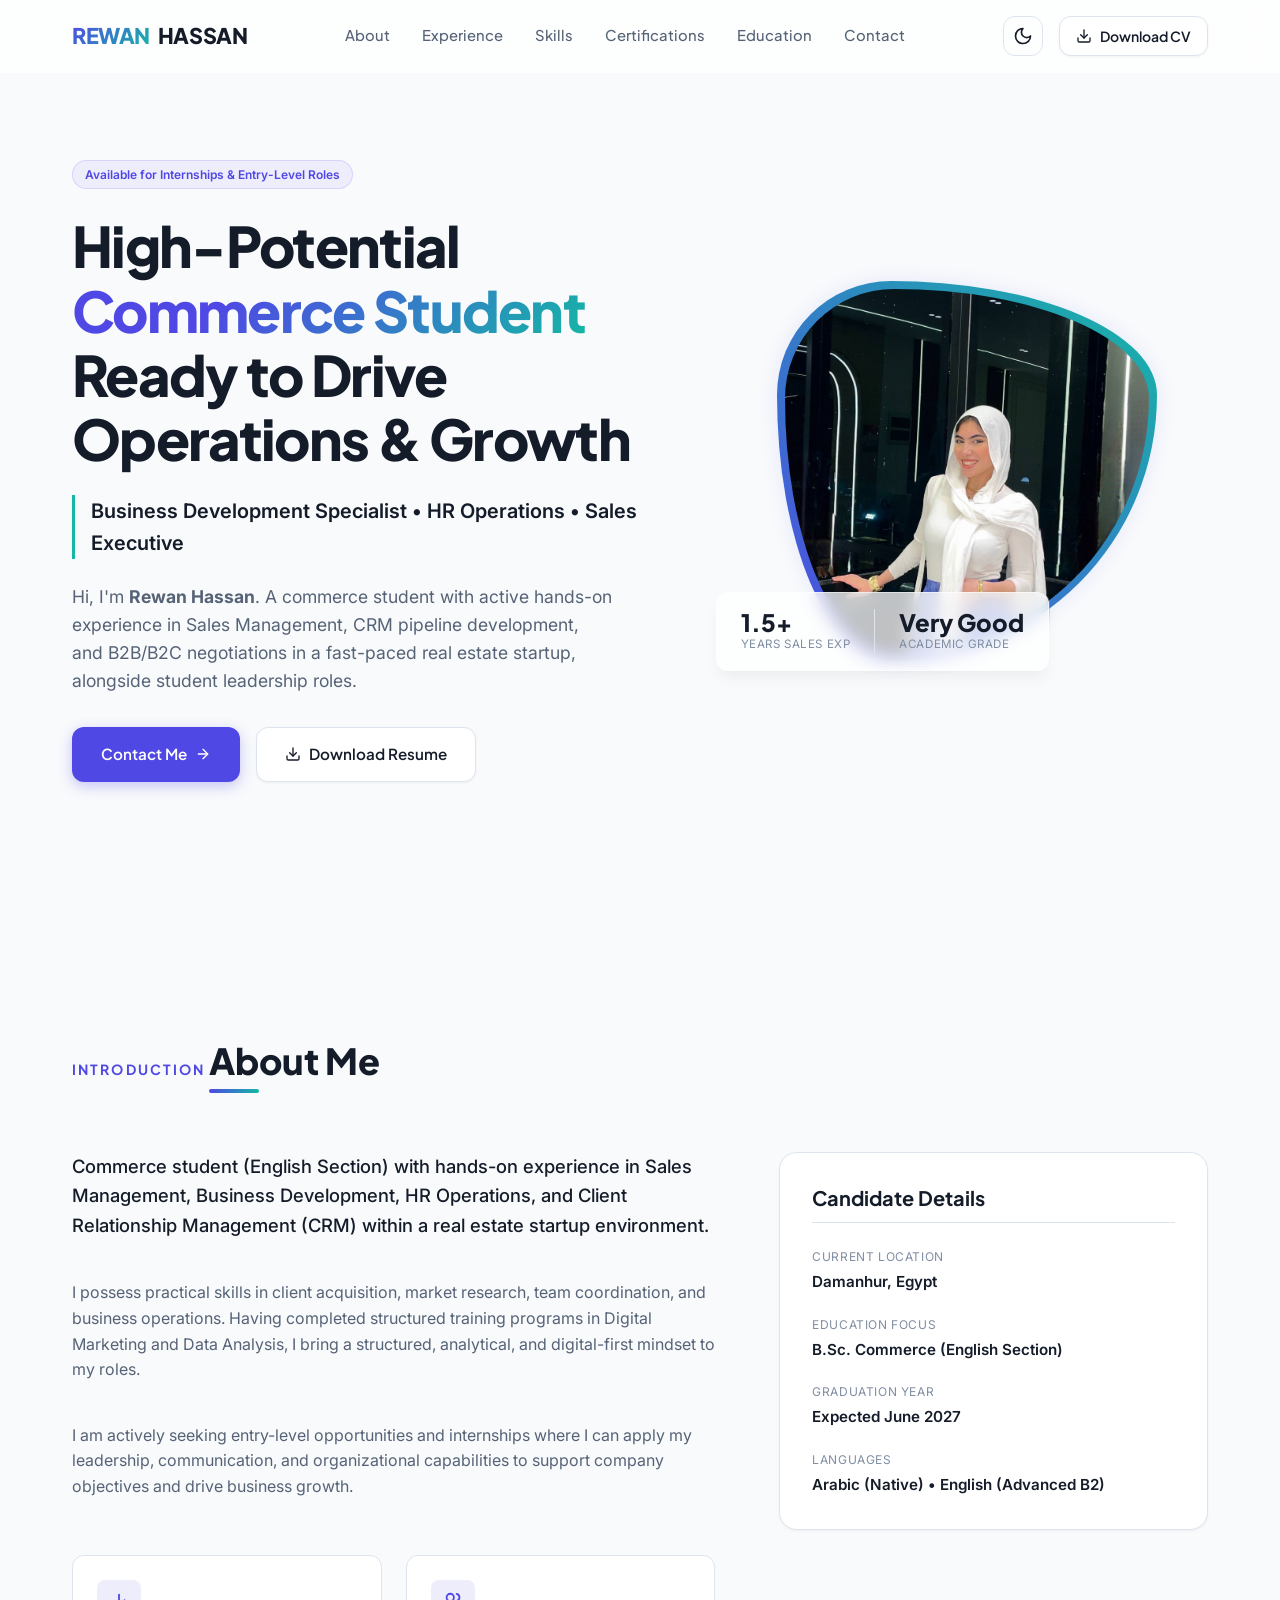
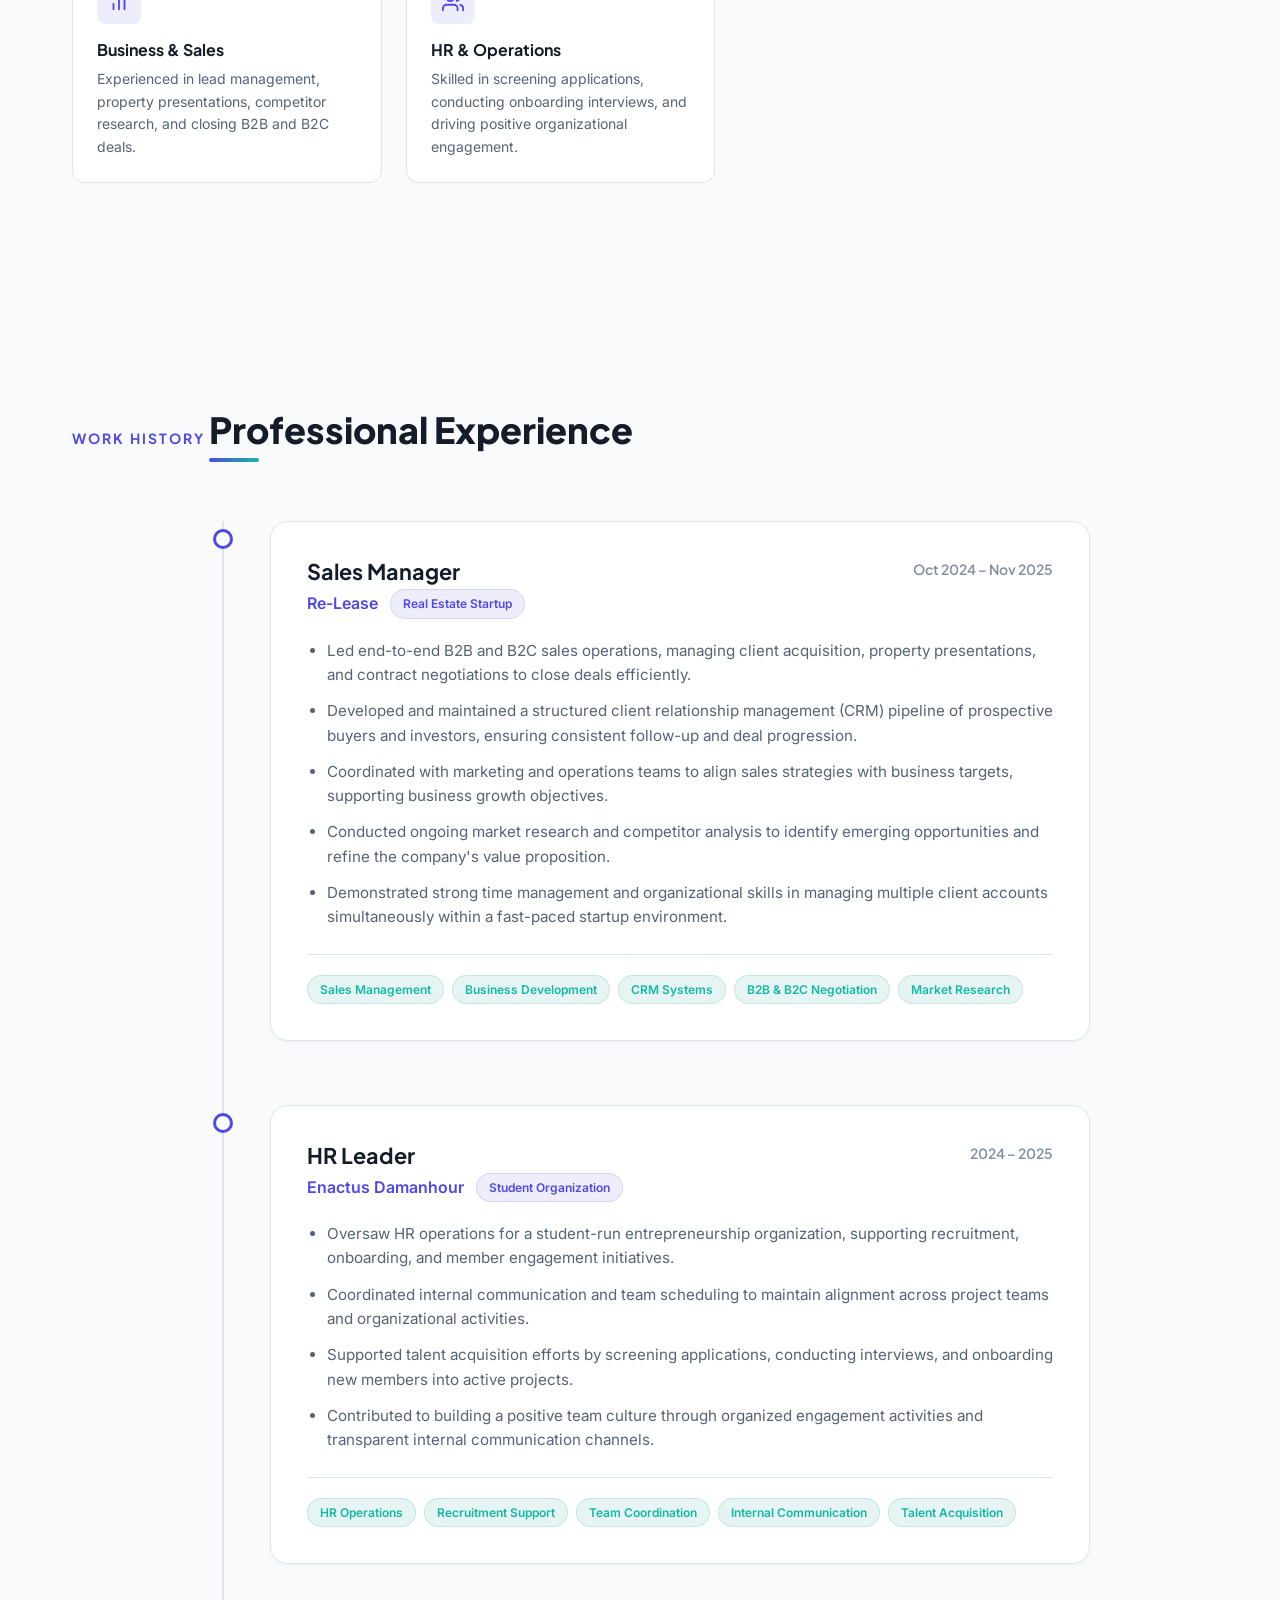
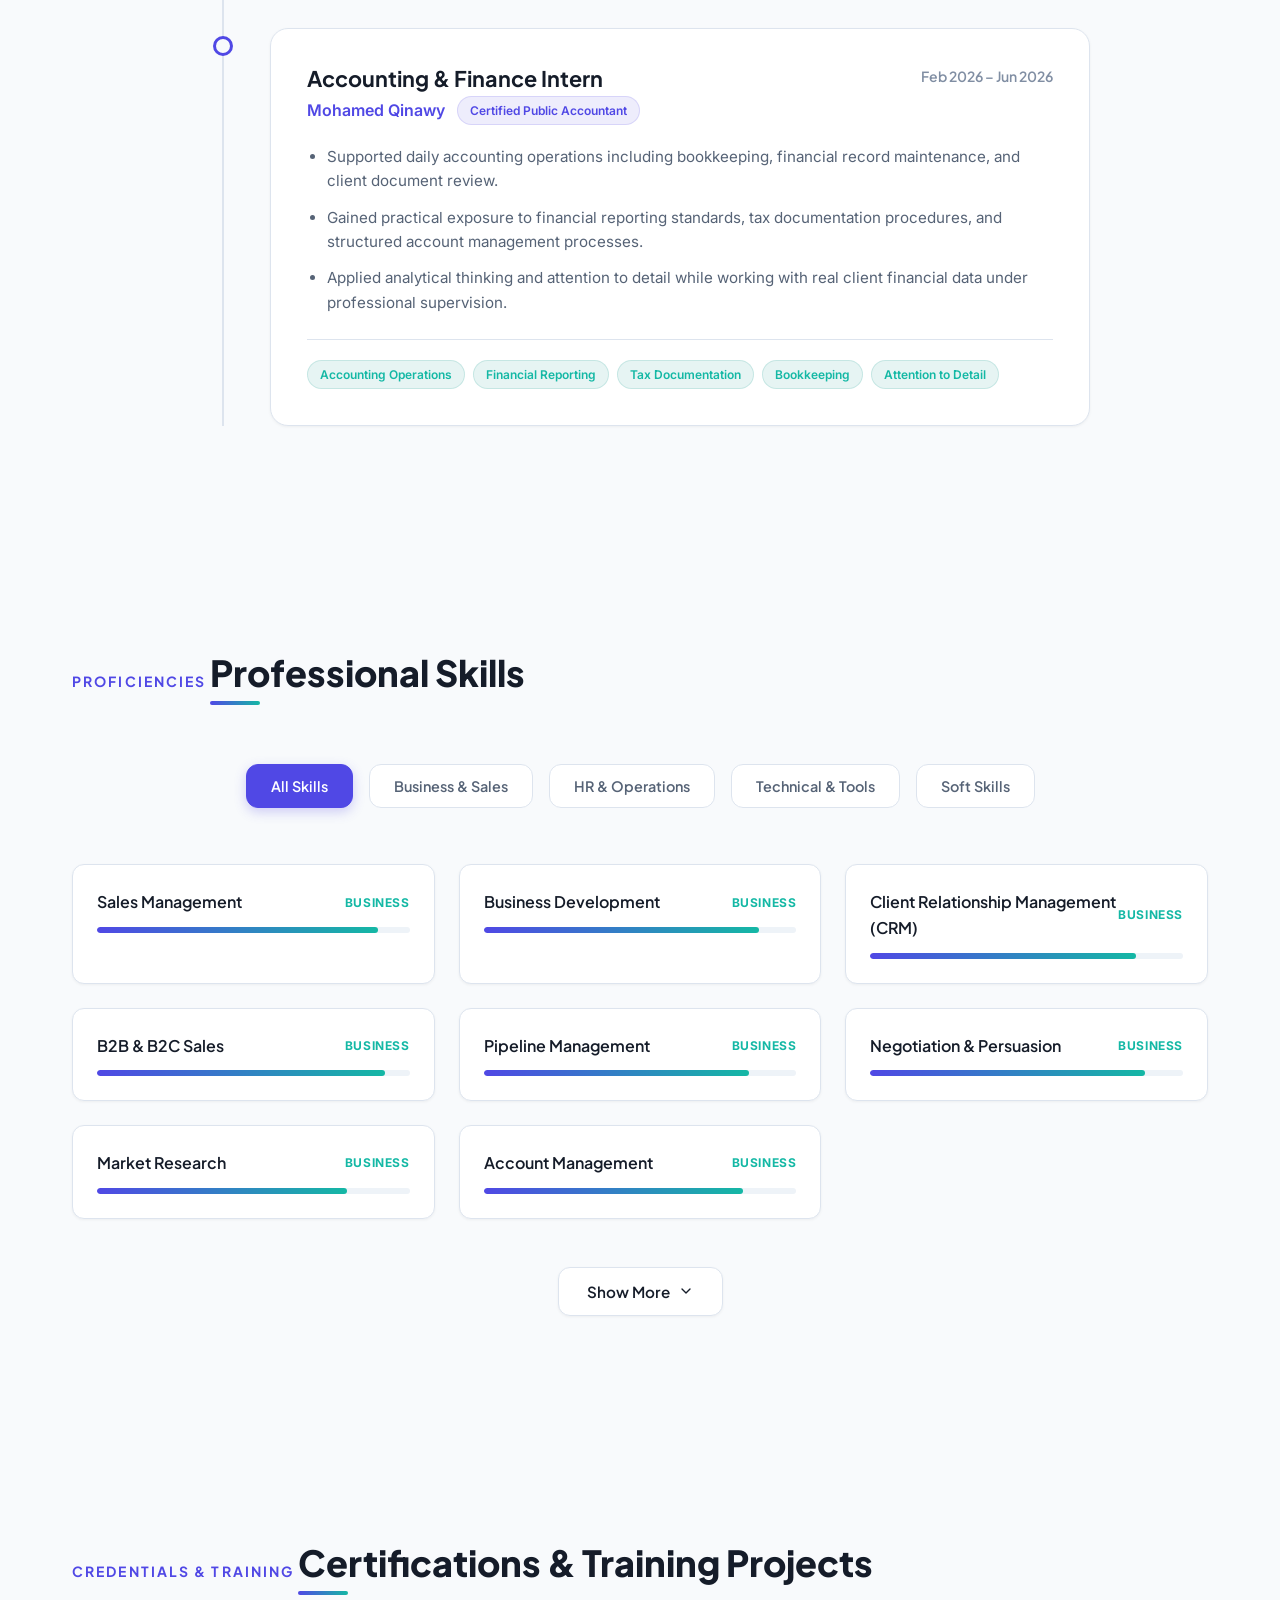
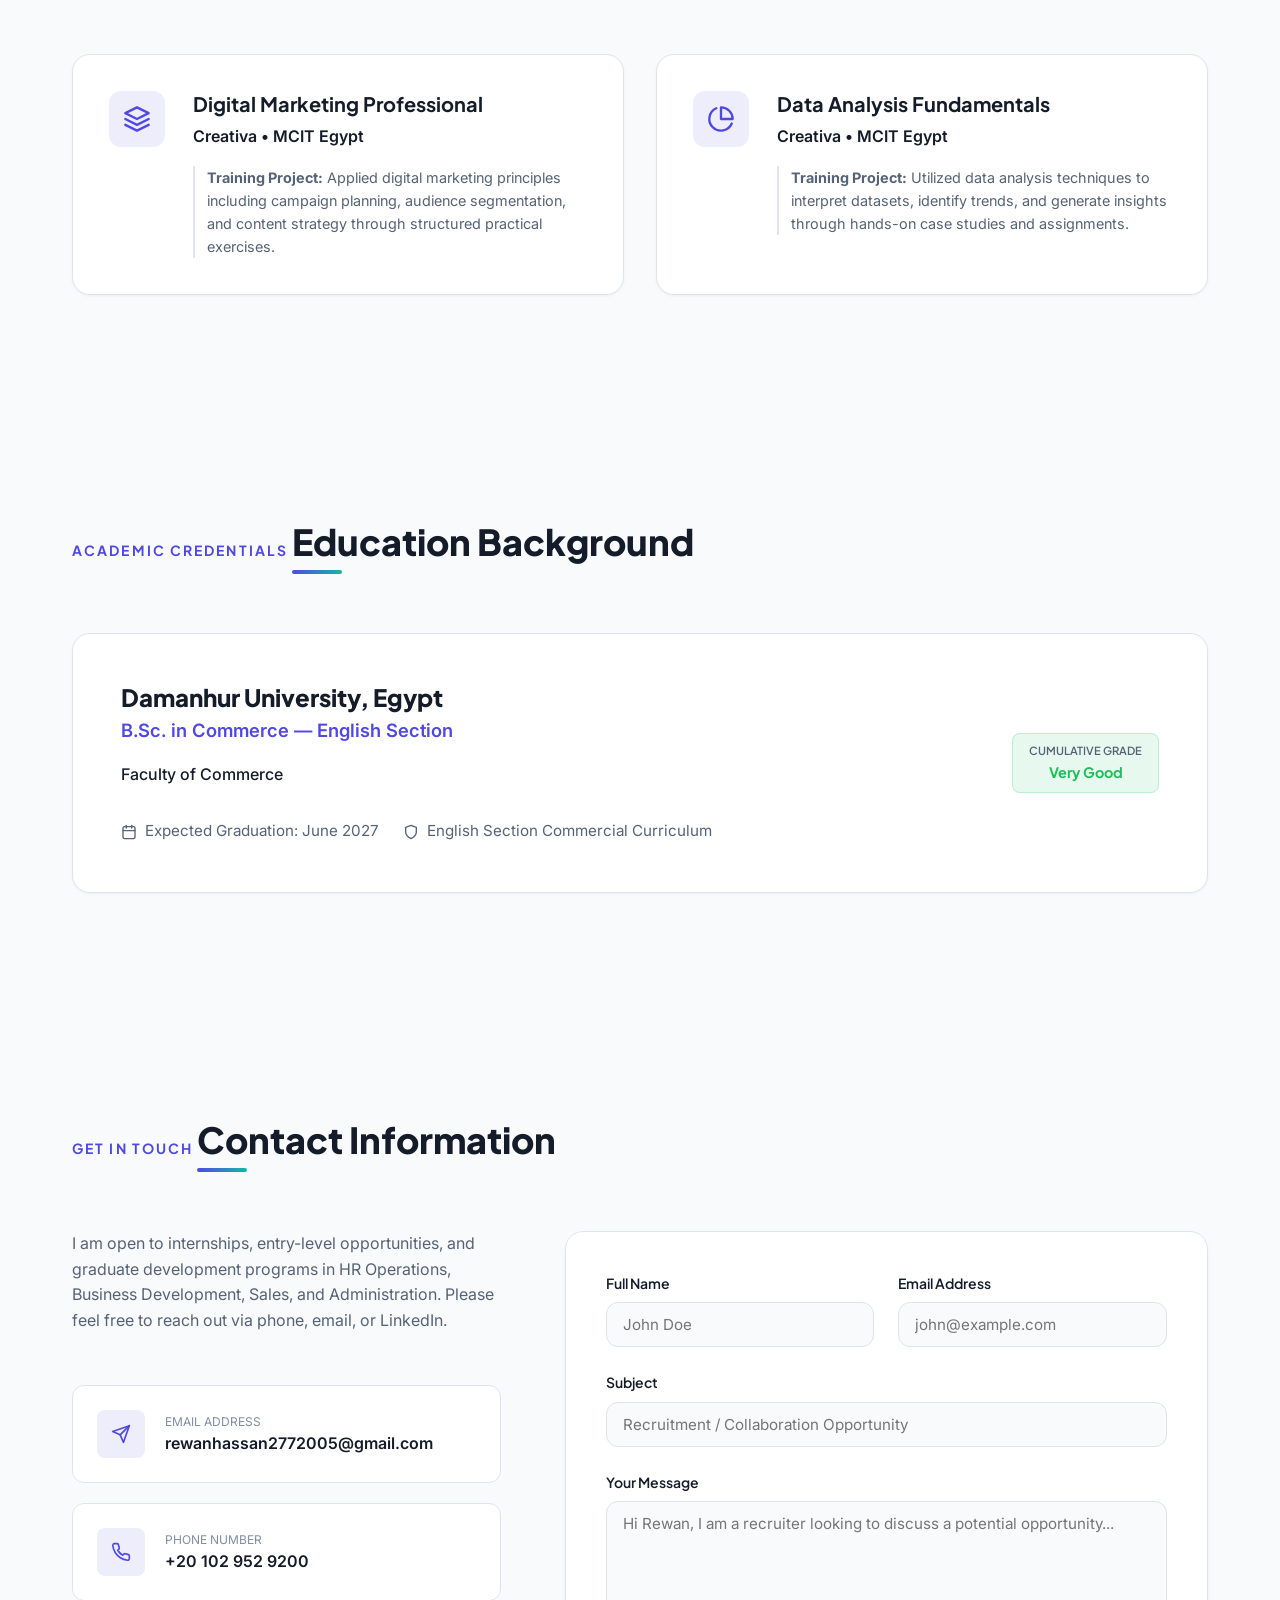
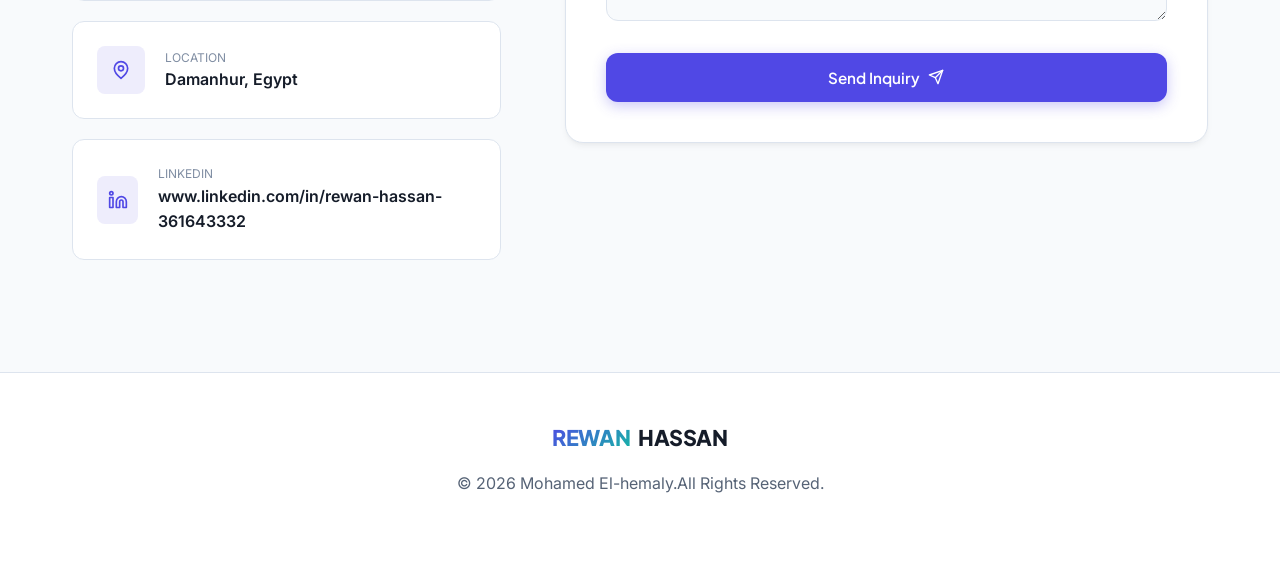
<file: index.html>
<!DOCTYPE html>
<html lang="en">

<head>
    <meta charset="UTF-8">
    <meta name="viewport" content="width=device-width, initial-scale=1.0">
    <title>Rewan Hassan | Business Development, HR Operations & Sales Professional</title>

    <!-- SEO Meta Tags -->
    <meta name="description"
        content="Professional portfolio of Rewan Hassan, a Commerce student specializing in Business Development, HR Operations, Sales Management, and Client Relationship Management. Ready for entry-level opportunities.">
    <meta name="keywords"
        content="Rewan Hassan, HR Operations, Business Development, Sales, Real Estate Sales, Enactus HR, Damanhur University, Commerce English, Creativa MCIT">
    <meta name="author" content="Rewan Hassan">

    <!-- Open Graph / Facebook -->
    <meta property="og:type" content="website">
    <meta property="og:title" content="Rewan Hassan | Professional Portfolio">
    <meta property="og:description"
        content="Explore the professional experience, skills, and certifications of Rewan Hassan in Sales, HR Operations, and Business Development.">
    <meta property="og:image" content="assets/images/avatar.png">

    <!-- Twitter -->
    <meta property="twitter:card" content="summary_large_image">
    <meta property="twitter:title" content="Rewan Hassan | Professional Portfolio">
    <meta property="twitter:description"
        content="Explore the professional experience, skills, and certifications of Rewan Hassan in Sales, HR Operations, and Business Development.">

    <!-- Stylesheet -->
    <link rel="stylesheet" href="style.css">
</head>

<body>

    <!-- Sticky Header -->
    <header class="header" id="header">
        <div class="container navbar">
            <a href="#hero" class="logo" id="nav-logo" aria-label="Rewan Hassan Home">
                <span>REWAN</span> HASSAN
            </a>

            <nav class="nav-menu" id="nav-menu" aria-label="Main Navigation">
                <a href="#about" class="nav-link" id="link-about">About</a>
                <a href="#experience" class="nav-link" id="link-experience">Experience</a>
                <a href="#skills" class="nav-link" id="link-skills">Skills</a>
                <a href="#certifications" class="nav-link" id="link-certifications">Certifications</a>
                <a href="#education" class="nav-link" id="link-education">Education</a>
                <a href="#contact" class="nav-link" id="link-contact">Contact</a>
            </nav>

            <div class="nav-actions">
                <button class="theme-toggle" id="theme-toggle" aria-label="Toggle Light/Dark Theme">
                    <!-- Sun Icon -->
                    <svg class="sun-icon" xmlns="http://www.w3.org/2000/svg" width="20" height="20" viewBox="0 0 24 24"
                        fill="none" stroke="currentColor" stroke-width="2" stroke-linecap="round"
                        stroke-linejoin="round">
                        <circle cx="12" cy="12" r="4" />
                        <path d="M12 2v2" />
                        <path d="M12 20v2" />
                        <path d="m4.93 4.93 1.41 1.41" />
                        <path d="m17.66 17.66 1.41 1.41" />
                        <path d="M2 12h2" />
                        <path d="M20 12h2" />
                        <path d="m6.34 17.66-1.41 1.41" />
                        <path d="m19.07 4.93-1.41 1.41" />
                    </svg>
                    <!-- Moon Icon -->
                    <svg class="moon-icon" xmlns="http://www.w3.org/2000/svg" width="20" height="20" viewBox="0 0 24 24"
                        fill="none" stroke="currentColor" stroke-width="2" stroke-linecap="round"
                        stroke-linejoin="round">
                        <path d="M12 3a6 6 0 0 0 9 9 9 9 0 1 1-9-9Z" />
                    </svg>
                </button>
                <a href="Rewan_Hassan_CV_v2.pdf" class="btn btn-secondary btn-sm" download="Rewan_Hassan_CV.pdf"
                    id="nav-cv-btn" aria-label="Download CV Document">
                    <svg xmlns="http://www.w3.org/2000/svg" width="16" height="16" viewBox="0 0 24 24" fill="none"
                        stroke="currentColor" stroke-width="2" stroke-linecap="round" stroke-linejoin="round">
                        <path d="M21 15v4a2 2 0 0 1-2 2H5a2 2 0 0 1-2-2v-4" />
                        <polyline points="7 10 12 15 17 10" />
                        <line x1="12" y1="15" x2="12" y2="3" />
                    </svg>
                    <span>Download CV</span>
                </a>
                <button class="mobile-nav-toggle" id="mobile-nav-toggle" aria-label="Toggle Navigation Menu">
                    <svg xmlns="http://www.w3.org/2000/svg" width="24" height="24" viewBox="0 0 24 24" fill="none"
                        stroke="currentColor" stroke-width="2" stroke-linecap="round" stroke-linejoin="round">
                        <line x1="4" x2="20" y1="12" y2="12" />
                        <line x1="4" x2="20" y1="6" y2="6" />
                        <line x1="4" x2="20" y1="18" y2="18" />
                    </svg>
                </button>
            </div>
        </div>
    </header>

    <main>

        <!-- Hero Section -->
        <section class="section" id="hero">
            <div class="container hero-wrapper">
                <div class="hero-content">
                    <span class="badge hero-tag">Available for Internships & Entry-Level Roles</span>
                    <h1 class="hero-title">High-Potential <span>Commerce Student</span> Ready to Drive Operations &
                        Growth</h1>
                    <div class="hero-headline">
                        Business Development Specialist &bull; HR Operations &bull; Sales Executive
                    </div>
                    <p class="hero-description">
                        Hi, I'm <strong>Rewan Hassan</strong>. A commerce student with active hands-on experience in
                        Sales Management, CRM pipeline development, and B2B/B2C negotiations in a fast-paced real estate
                        startup, alongside student leadership roles.
                    </p>
                    <div class="hero-ctas">
                        <a href="#contact" class="btn btn-primary" id="hero-contact-btn">
                            <span>Contact Me</span>
                            <svg xmlns="http://www.w3.org/2000/svg" width="16" height="16" viewBox="0 0 24 24"
                                fill="none" stroke="currentColor" stroke-width="2" stroke-linecap="round"
                                stroke-linejoin="round">
                                <line x1="5" y1="12" x2="19" y2="12" />
                                <polyline points="12 5 19 12 12 19" />
                            </svg>
                        </a>
                        <a href="Rewan_Hassan_CV_v2.pdf" class="btn btn-secondary" download="Rewan_Hassan_CV.pdf"
                            id="hero-cv-btn">
                            <svg xmlns="http://www.w3.org/2000/svg" width="16" height="16" viewBox="0 0 24 24"
                                fill="none" stroke="currentColor" stroke-width="2" stroke-linecap="round"
                                stroke-linejoin="round">
                                <path d="M21 15v4a2 2 0 0 1-2 2H5a2 2 0 0 1-2-2v-4" />
                                <polyline points="7 10 12 15 17 10" />
                                <line x1="12" y1="15" x2="12" y2="3" />
                            </svg>
                            <span>Download Resume</span>
                        </a>
                    </div>
                </div>

                <div class="hero-image-container">
                    <div class="hero-image-frame">
                        <img src="assets/images/Rewan_photo.jpg" alt="Rewan Hassan Portrait" class="hero-image">
                    </div>
                    <div class="hero-stats">
                        <div class="stat-item">
                            <span class="stat-num">1.5+</span>
                            <span class="stat-label">Years Sales Exp</span>
                        </div>
                        <div class="stat-item"
                            style="border-left: 1px solid var(--border-color); padding-left: 1.5rem;">
                            <span class="stat-num">Very Good</span>
                            <span class="stat-label">Academic Grade</span>
                        </div>
                    </div>
                </div>
            </div>
        </section>

        <!-- About Section -->
        <section class="section" id="about">
            <div class="container">
                <div class="section-title-wrapper">
                    <span class="section-subtitle">Introduction</span>
                    <h2 class="section-title">About Me</h2>
                </div>

                <div class="about-grid">
                    <div class="about-text">
                        <p class="about-leads">
                            Commerce student (English Section) with hands-on experience in Sales Management, Business
                            Development, HR Operations, and Client Relationship Management (CRM) within a real estate
                            startup environment.
                        </p>
                        <p>
                            I possess practical skills in client acquisition, market research, team coordination, and
                            business operations. Having completed structured training programs in Digital Marketing and
                            Data Analysis, I bring a structured, analytical, and digital-first mindset to my roles.
                        </p>
                        <p>
                            I am actively seeking entry-level opportunities and internships where I can apply my
                            leadership, communication, and organizational capabilities to support company objectives and
                            drive business growth.
                        </p>

                        <div class="about-features">
                            <div class="about-feature-card">
                                <div class="about-feature-icon">
                                    <svg xmlns="http://www.w3.org/2000/svg" width="22" height="22" viewBox="0 0 24 24"
                                        fill="none" stroke="currentColor" stroke-width="2" stroke-linecap="round"
                                        stroke-linejoin="round">
                                        <line x1="18" y1="20" x2="18" y2="10" />
                                        <line x1="12" y1="20" x2="12" y2="4" />
                                        <line x1="6" y1="20" x2="6" y2="14" />
                                    </svg>
                                </div>
                                <h4>Business & Sales</h4>
                                <p>Experienced in lead management, property presentations, competitor research, and
                                    closing B2B and B2C deals.</p>
                            </div>

                            <div class="about-feature-card">
                                <div class="about-feature-icon">
                                    <svg xmlns="http://www.w3.org/2000/svg" width="22" height="22" viewBox="0 0 24 24"
                                        fill="none" stroke="currentColor" stroke-width="2" stroke-linecap="round"
                                        stroke-linejoin="round">
                                        <path d="M17 21v-2a4 4 0 0 0-4-4H5a4 4 0 0 0-4 4v2" />
                                        <circle cx="9" cy="7" r="4" />
                                        <path d="M23 21v-2a4 4 0 0 0-3-3.87" />
                                        <path d="M16 3.13a4 4 0 0 1 0 7.75" />
                                    </svg>
                                </div>
                                <h4>HR & Operations</h4>
                                <p>Skilled in screening applications, conducting onboarding interviews, and driving
                                    positive organizational engagement.</p>
                            </div>
                        </div>
                    </div>

                    <div class="about-sidebar-card">
                        <h3 class="about-sidebar-title">Candidate Details</h3>
                        <div class="info-list">
                            <div class="info-item">
                                <span class="info-label">Current Location</span>
                                <span class="info-value">Damanhur, Egypt</span>
                            </div>
                            <div class="info-item">
                                <span class="info-label">Education Focus</span>
                                <span class="info-value">B.Sc. Commerce (English Section)</span>
                            </div>
                            <div class="info-item">
                                <span class="info-label">Graduation Year</span>
                                <span class="info-value">Expected June 2027</span>
                            </div>
                            <div class="info-item">
                                <span class="info-label">Languages</span>
                                <span class="info-value">Arabic (Native) &bull; English (Advanced B2)</span>
                            </div>
                        </div>
                    </div>
                </div>
            </div>
        </section>

        <!-- Experience Section -->
        <section class="section" id="experience">
            <div class="container">
                <div class="section-title-wrapper">
                    <span class="section-subtitle">Work History</span>
                    <h2 class="section-title">Professional Experience</h2>
                </div>

                <div class="experience-timeline">

                    <!-- Sales Manager - Re-Lease -->
                    <div class="experience-item">
                        <div class="experience-dot"></div>
                        <div class="experience-card">
                            <div class="experience-header">
                                <div>
                                    <h3 class="role-title">Sales Manager</h3>
                                    <div class="company-meta">
                                        <span class="company-name">Re-Lease</span>
                                        <span class="badge">Real Estate Startup</span>
                                    </div>
                                </div>
                                <span class="experience-duration">Oct 2024 &ndash; Nov 2025</span>
                            </div>
                            <div class="experience-body">
                                <ul class="experience-bullets">
                                    <li>Led end-to-end B2B and B2C sales operations, managing client acquisition,
                                        property presentations, and contract negotiations to close deals efficiently.
                                    </li>
                                    <li>Developed and maintained a structured client relationship management (CRM)
                                        pipeline of prospective buyers and investors, ensuring consistent follow-up and
                                        deal progression.</li>
                                    <li>Coordinated with marketing and operations teams to align sales strategies with
                                        business targets, supporting business growth objectives.</li>
                                    <li>Conducted ongoing market research and competitor analysis to identify emerging
                                        opportunities and refine the company's value proposition.</li>
                                    <li>Demonstrated strong time management and organizational skills in managing
                                        multiple client accounts simultaneously within a fast-paced startup environment.
                                    </li>
                                </ul>
                            </div>
                            <div class="experience-skills">
                                <span class="badge badge-secondary">Sales Management</span>
                                <span class="badge badge-secondary">Business Development</span>
                                <span class="badge badge-secondary">CRM Systems</span>
                                <span class="badge badge-secondary">B2B & B2C Negotiation</span>
                                <span class="badge badge-secondary">Market Research</span>
                            </div>
                        </div>
                    </div>

                    <!-- HR Leader - Enactus Damanhour -->
                    <div class="experience-item">
                        <div class="experience-dot"></div>
                        <div class="experience-card">
                            <div class="experience-header">
                                <div>
                                    <h3 class="role-title">HR Leader</h3>
                                    <div class="company-meta">
                                        <span class="company-name">Enactus Damanhour</span>
                                        <span class="badge">Student Organization</span>
                                    </div>
                                </div>
                                <span class="experience-duration">2024 &ndash; 2025</span>
                            </div>
                            <div class="experience-body">
                                <ul class="experience-bullets">
                                    <li>Oversaw HR operations for a student-run entrepreneurship organization,
                                        supporting recruitment, onboarding, and member engagement initiatives.</li>
                                    <li>Coordinated internal communication and team scheduling to maintain alignment
                                        across project teams and organizational activities.</li>
                                    <li>Supported talent acquisition efforts by screening applications, conducting
                                        interviews, and onboarding new members into active projects.</li>
                                    <li>Contributed to building a positive team culture through organized engagement
                                        activities and transparent internal communication channels.</li>
                                </ul>
                            </div>
                            <div class="experience-skills">
                                <span class="badge badge-secondary">HR Operations</span>
                                <span class="badge badge-secondary">Recruitment Support</span>
                                <span class="badge badge-secondary">Team Coordination</span>
                                <span class="badge badge-secondary">Internal Communication</span>
                                <span class="badge badge-secondary">Talent Acquisition</span>
                            </div>
                        </div>
                    </div>

                    <!-- Accounting & Finance Intern -->
                    <div class="experience-item">
                        <div class="experience-dot"></div>
                        <div class="experience-card">
                            <div class="experience-header">
                                <div>
                                    <h3 class="role-title">Accounting & Finance Intern</h3>
                                    <div class="company-meta">
                                        <span class="company-name">Mohamed Qinawy</span>
                                        <span class="badge">Certified Public Accountant</span>
                                    </div>
                                </div>
                                <span class="experience-duration">Feb 2026 &ndash; Jun 2026</span>
                            </div>
                            <div class="experience-body">
                                <ul class="experience-bullets">
                                    <li>Supported daily accounting operations including bookkeeping, financial record
                                        maintenance, and client document review.</li>
                                    <li>Gained practical exposure to financial reporting standards, tax documentation
                                        procedures, and structured account management processes.</li>
                                    <li>Applied analytical thinking and attention to detail while working with real
                                        client financial data under professional supervision.</li>
                                </ul>
                            </div>
                            <div class="experience-skills">
                                <span class="badge badge-secondary">Accounting Operations</span>
                                <span class="badge badge-secondary">Financial Reporting</span>
                                <span class="badge badge-secondary">Tax Documentation</span>
                                <span class="badge badge-secondary">Bookkeeping</span>
                                <span class="badge badge-secondary">Attention to Detail</span>
                            </div>
                        </div>
                    </div>

                </div>
            </div>
        </section>

        <!-- Skills Section -->
        <section class="section" id="skills">
            <div class="container">
                <div class="section-title-wrapper">
                    <span class="section-subtitle">Proficiencies</span>
                    <h2 class="section-title">Professional Skills</h2>
                </div>

                <div class="skills-tab-nav">
                    <button class="skills-tab-btn active" data-filter="all">All Skills</button>
                    <button class="skills-tab-btn" data-filter="business">Business & Sales</button>
                    <button class="skills-tab-btn" data-filter="hr">HR & Operations</button>
                    <button class="skills-tab-btn" data-filter="technical">Technical & Tools</button>
                    <button class="skills-tab-btn" data-filter="soft">Soft Skills</button>
                </div>

                <div class="skills-grid" id="skills-grid">

                    <!-- Business Skills -->
                    <div class="skill-card" data-category="business">
                        <div class="skill-info">
                            <span class="skill-name">Sales Management</span>
                            <span class="skill-tag">Business</span>
                        </div>
                        <div class="skill-progress-bg">
                            <div class="skill-progress-bar" data-progress="90%"></div>
                        </div>
                    </div>

                    <div class="skill-card" data-category="business">
                        <div class="skill-info">
                            <span class="skill-name">Business Development</span>
                            <span class="skill-tag">Business</span>
                        </div>
                        <div class="skill-progress-bg">
                            <div class="skill-progress-bar" data-progress="88%"></div>
                        </div>
                    </div>

                    <div class="skill-card" data-category="business">
                        <div class="skill-info">
                            <span class="skill-name">Client Relationship Management (CRM)</span>
                            <span class="skill-tag">Business</span>
                        </div>
                        <div class="skill-progress-bg">
                            <div class="skill-progress-bar" data-progress="85%"></div>
                        </div>
                    </div>

                    <div class="skill-card" data-category="business">
                        <div class="skill-info">
                            <span class="skill-name">B2B & B2C Sales</span>
                            <span class="skill-tag">Business</span>
                        </div>
                        <div class="skill-progress-bg">
                            <div class="skill-progress-bar" data-progress="92%"></div>
                        </div>
                    </div>

                    <div class="skill-card" data-category="business">
                        <div class="skill-info">
                            <span class="skill-name">Pipeline Management</span>
                            <span class="skill-tag">Business</span>
                        </div>
                        <div class="skill-progress-bg">
                            <div class="skill-progress-bar" data-progress="85%"></div>
                        </div>
                    </div>

                    <div class="skill-card" data-category="business">
                        <div class="skill-info">
                            <span class="skill-name">Negotiation & Persuasion</span>
                            <span class="skill-tag">Business</span>
                        </div>
                        <div class="skill-progress-bg">
                            <div class="skill-progress-bar" data-progress="88%"></div>
                        </div>
                    </div>

                    <div class="skill-card" data-category="business">
                        <div class="skill-info">
                            <span class="skill-name">Market Research</span>
                            <span class="skill-tag">Business</span>
                        </div>
                        <div class="skill-progress-bg">
                            <div class="skill-progress-bar" data-progress="80%"></div>
                        </div>
                    </div>

                    <div class="skill-card" data-category="business">
                        <div class="skill-info">
                            <span class="skill-name">Account Management</span>
                            <span class="skill-tag">Business</span>
                        </div>
                        <div class="skill-progress-bg">
                            <div class="skill-progress-bar" data-progress="83%"></div>
                        </div>
                    </div>

                    <!-- HR Skills -->
                    <div class="skill-card" data-category="hr">
                        <div class="skill-info">
                            <span class="skill-name">HR Operations</span>
                            <span class="skill-tag">HR</span>
                        </div>
                        <div class="skill-progress-bg">
                            <div class="skill-progress-bar" data-progress="85%"></div>
                        </div>
                    </div>

                    <div class="skill-card" data-category="hr">
                        <div class="skill-info">
                            <span class="skill-name">Recruitment Support</span>
                            <span class="skill-tag">HR</span>
                        </div>
                        <div class="skill-progress-bg">
                            <div class="skill-progress-bar" data-progress="82%"></div>
                        </div>
                    </div>

                    <div class="skill-card" data-category="hr">
                        <div class="skill-info">
                            <span class="skill-name">Team Coordination</span>
                            <span class="skill-tag">HR</span>
                        </div>
                        <div class="skill-progress-bg">
                            <div class="skill-progress-bar" data-progress="90%"></div>
                        </div>
                    </div>

                    <!-- Technical Skills -->
                    <div class="skill-card" data-category="technical">
                        <div class="skill-info">
                            <span class="skill-name">Microsoft Office Suite (Word, Excel, PPT)</span>
                            <span class="skill-tag">Technical</span>
                        </div>
                        <div class="skill-progress-bg">
                            <div class="skill-progress-bar" data-progress="85%"></div>
                        </div>
                    </div>

                    <div class="skill-card" data-category="technical">
                        <div class="skill-info">
                            <span class="skill-name">Data Analysis</span>
                            <span class="skill-tag">Technical</span>
                        </div>
                        <div class="skill-progress-bg">
                            <div class="skill-progress-bar" data-progress="80%"></div>
                        </div>
                    </div>

                    <div class="skill-card" data-category="technical">
                        <div class="skill-info">
                            <span class="skill-name">Digital Marketing</span>
                            <span class="skill-tag">Technical</span>
                        </div>
                        <div class="skill-progress-bg">
                            <div class="skill-progress-bar" data-progress="78%"></div>
                        </div>
                    </div>

                    <div class="skill-card" data-category="technical">
                        <div class="skill-info">
                            <span class="skill-name">Social Media Marketing</span>
                            <span class="skill-tag">Technical</span>
                        </div>
                        <div class="skill-progress-bg">
                            <div class="skill-progress-bar" data-progress="82%"></div>
                        </div>
                    </div>

                    <div class="skill-card" data-category="technical">
                        <div class="skill-info">
                            <span class="skill-name">Content Strategy</span>
                            <span class="skill-tag">Technical</span>
                        </div>
                        <div class="skill-progress-bg">
                            <div class="skill-progress-bar" data-progress="75%"></div>
                        </div>
                    </div>

                    <div class="skill-card" data-category="technical">
                        <div class="skill-info">
                            <span class="skill-name">Google Workspace</span>
                            <span class="skill-tag">Technical</span>
                        </div>
                        <div class="skill-progress-bg">
                            <div class="skill-progress-bar" data-progress="87%"></div>
                        </div>
                    </div>

                    <div class="skill-card" data-category="technical">
                        <div class="skill-info">
                            <span class="skill-name">Financial Reporting & Bookkeeping</span>
                            <span class="skill-tag">Technical</span>
                        </div>
                        <div class="skill-progress-bg">
                            <div class="skill-progress-bar" data-progress="76%"></div>
                        </div>
                    </div>

                    <!-- Soft Skills -->
                    <div class="skill-card" data-category="soft">
                        <div class="skill-info">
                            <span class="skill-name">Leadership</span>
                            <span class="skill-tag">Soft Skills</span>
                        </div>
                        <div class="skill-progress-bg">
                            <div class="skill-progress-bar" data-progress="92%"></div>
                        </div>
                    </div>

                    <div class="skill-card" data-category="soft">
                        <div class="skill-info">
                            <span class="skill-name">Communication & Persuasion</span>
                            <span class="skill-tag">Soft Skills</span>
                        </div>
                        <div class="skill-progress-bg">
                            <div class="skill-progress-bar" data-progress="90%"></div>
                        </div>
                    </div>

                    <div class="skill-card" data-category="soft">
                        <div class="skill-info">
                            <span class="skill-name">Problem-Solving</span>
                            <span class="skill-tag">Soft Skills</span>
                        </div>
                        <div class="skill-progress-bg">
                            <div class="skill-progress-bar" data-progress="85%"></div>
                        </div>
                    </div>

                    <div class="skill-card" data-category="soft">
                        <div class="skill-info">
                            <span class="skill-name">Time Management</span>
                            <span class="skill-tag">Soft Skills</span>
                        </div>
                        <div class="skill-progress-bg">
                            <div class="skill-progress-bar" data-progress="88%"></div>
                        </div>
                    </div>

                    <div class="skill-card" data-category="soft">
                        <div class="skill-info">
                            <span class="skill-name">Adaptability</span>
                            <span class="skill-tag">Soft Skills</span>
                        </div>
                        <div class="skill-progress-bg">
                            <div class="skill-progress-bar" data-progress="85%"></div>
                        </div>
                    </div>

                    <div class="skill-card" data-category="soft">
                        <div class="skill-info">
                            <span class="skill-name">Attention to Detail</span>
                            <span class="skill-tag">Soft Skills</span>
                        </div>
                        <div class="skill-progress-bg">
                            <div class="skill-progress-bar" data-progress="90%"></div>
                        </div>
                    </div>

                    <div class="skill-card" data-category="soft">
                        <div class="skill-info">
                            <span class="skill-name">Organizational Skills</span>
                            <span class="skill-tag">Soft Skills</span>
                        </div>
                        <div class="skill-progress-bg">
                            <div class="skill-progress-bar" data-progress="88%"></div>
                        </div>
                    </div>

                </div>

                <!-- Show More / Less button -->
                <div class="skills-show-more-container" id="skills-toggle-container">
                    <button id="skills-toggle-btn" class="btn btn-secondary">
                        <span>Show More</span>
                        <svg xmlns="http://www.w3.org/2000/svg" width="16" height="16" viewBox="0 0 24 24" fill="none"
                            stroke="currentColor" stroke-width="2" stroke-linecap="round" stroke-linejoin="round"
                            class="toggle-icon" style="transition: transform var(--transition-fast);">
                            <polyline points="6 9 12 15 18 9" />
                        </svg>
                    </button>
                </div>
            </div>
        </section>

        <!-- Certifications Section -->
        <section class="section" id="certifications">
            <div class="container">
                <div class="section-title-wrapper">
                    <span class="section-subtitle">Credentials & Training</span>
                    <h2 class="section-title">Certifications & Training Projects</h2>
                </div>

                <div class="certifications-grid">

                    <!-- Digital Marketing Card -->
                    <div class="cert-card">
                        <div class="cert-icon">
                            <svg xmlns="http://www.w3.org/2000/svg" width="28" height="28" viewBox="0 0 24 24"
                                fill="none" stroke="currentColor" stroke-width="2" stroke-linecap="round"
                                stroke-linejoin="round">
                                <path d="M12 2L2 7l10 5 10-5-10-5z" />
                                <path d="M2 17l10 5 10-5" />
                                <path d="M2 12l10 5 10-5" />
                            </svg>
                        </div>
                        <div class="cert-details">
                            <h3 class="cert-title">Digital Marketing Professional</h3>
                            <div class="cert-issuer">Creativa &bull; MCIT Egypt</div>
                            <p class="cert-project-summary">
                                <strong>Training Project:</strong> Applied digital marketing principles including
                                campaign planning, audience segmentation, and content strategy through structured
                                practical exercises.
                            </p>
                        </div>
                    </div>

                    <!-- Data Analysis Card -->
                    <div class="cert-card">
                        <div class="cert-icon">
                            <svg xmlns="http://www.w3.org/2000/svg" width="28" height="28" viewBox="0 0 24 24"
                                fill="none" stroke="currentColor" stroke-width="2" stroke-linecap="round"
                                stroke-linejoin="round">
                                <path d="M21.21 15.89A10 10 0 1 1 8 2.83" />
                                <path d="M22 12A10 10 0 0 0 12 2v10z" />
                            </svg>
                        </div>
                        <div class="cert-details">
                            <h3 class="cert-title">Data Analysis Fundamentals</h3>
                            <div class="cert-issuer">Creativa &bull; MCIT Egypt</div>
                            <p class="cert-project-summary">
                                <strong>Training Project:</strong> Utilized data analysis techniques to interpret
                                datasets, identify trends, and generate insights through hands-on case studies and
                                assignments.
                            </p>
                        </div>
                    </div>

                </div>
            </div>
        </section>

        <!-- Education Section -->
        <section class="section" id="education">
            <div class="container">
                <div class="section-title-wrapper">
                    <span class="section-subtitle">Academic Credentials</span>
                    <h2 class="section-title">Education Background</h2>
                </div>

                <div class="education-wrapper">
                    <div class="education-details">
                        <div class="education-header">
                            <h3 class="education-institution">Damanhur University, Egypt</h3>
                            <span class="education-degree">B.Sc. in Commerce &mdash; English Section</span>
                        </div>
                        <p style="margin-bottom: 0.5rem; color: var(--text-primary); font-weight: 500;">Faculty of
                            Commerce</p>
                        <div class="education-meta">
                            <div class="education-meta-item">
                                <svg xmlns="http://www.w3.org/2000/svg" width="16" height="16" viewBox="0 0 24 24"
                                    fill="none" stroke="currentColor" stroke-width="2" stroke-linecap="round"
                                    stroke-linejoin="round">
                                    <rect x="3" y="4" width="18" height="18" rx="2" ry="2" />
                                    <line x1="16" y1="2" x2="16" y2="6" />
                                    <line x1="8" y1="2" x2="8" y2="6" />
                                    <line x1="3" y1="10" x2="21" y2="10" />
                                </svg>
                                <span>Expected Graduation: June 2027</span>
                            </div>
                            <div class="education-meta-item">
                                <svg xmlns="http://www.w3.org/2000/svg" width="16" height="16" viewBox="0 0 24 24"
                                    fill="none" stroke="currentColor" stroke-width="2" stroke-linecap="round"
                                    stroke-linejoin="round">
                                    <path d="M12 22s8-4 8-10V5l-8-3-8 3v7c0 6 8 10 8 10z" />
                                </svg>
                                <span>English Section Commercial Curriculum</span>
                            </div>
                        </div>
                    </div>

                    <div class="education-grade-badge">
                        <span>Cumulative Grade</span>
                        Very Good
                    </div>
                </div>
            </div>
        </section>

        <!-- Contact Section -->
        <section class="section" id="contact">
            <div class="container">
                <div class="section-title-wrapper">
                    <span class="section-subtitle">Get In Touch</span>
                    <h2 class="section-title">Contact Information</h2>
                </div>

                <div class="contact-grid">

                    <div class="contact-info-panel">
                        <p>
                            I am open to internships, entry-level opportunities, and graduate development programs in HR
                            Operations, Business Development, Sales, and Administration. Please feel free to reach out
                            via phone, email, or LinkedIn.
                        </p>

                        <div class="contact-cards">
                            <!-- Email -->
                            <a href="mailto:rewanhassan2772005@gmail.com" class="contact-detail-card"
                                aria-label="Send email to Rewan Hassan">
                                <div class="contact-detail-icon">
                                    <svg xmlns="http://www.w3.org/2000/svg" width="20" height="20" viewBox="0 0 24 24"
                                        fill="none" stroke="currentColor" stroke-width="2" stroke-linecap="round"
                                        stroke-linejoin="round">
                                        <path d="m22 2-7 20-4-9-9-4Z" />
                                        <path d="M22 2 11 13" />
                                    </svg>
                                </div>
                                <div class="contact-detail-content">
                                    <span class="contact-detail-label">Email Address</span>
                                    <span class="contact-detail-value">rewanhassan2772005@gmail.com</span>
                                </div>
                            </a>

                            <!-- Phone -->
                            <a href="tel:+201029529200" class="contact-detail-card" aria-label="Call Rewan Hassan">
                                <div class="contact-detail-icon">
                                    <svg xmlns="http://www.w3.org/2000/svg" width="20" height="20" viewBox="0 0 24 24"
                                        fill="none" stroke="currentColor" stroke-width="2" stroke-linecap="round"
                                        stroke-linejoin="round">
                                        <path
                                            d="M22 16.92v3a2 2 0 0 1-2.18 2 19.79 19.79 0 0 1-8.63-3.07 19.5 19.5 0 0 1-6-6 19.79 19.79 0 0 1-3.07-8.67A2 2 0 0 1 4.11 2h3a2 2 0 0 1 2 1.72 12.84 12.84 0 0 0 .7 2.81 2 2 0 0 1-.45 2.11L8.09 9.91a16 16 0 0 0 6 6l1.27-1.27a2 2 0 0 1 2.11-.45 12.84 12.84 0 0 0 2.81.7A2 2 0 0 1 22 16.92z" />
                                    </svg>
                                </div>
                                <div class="contact-detail-content">
                                    <span class="contact-detail-label">Phone Number</span>
                                    <span class="contact-detail-value">+20 102 952 9200</span>
                                </div>
                            </a>

                            <!-- Location -->
                            <div class="contact-detail-card">
                                <div class="contact-detail-icon">
                                    <svg xmlns="http://www.w3.org/2000/svg" width="20" height="20" viewBox="0 0 24 24"
                                        fill="none" stroke="currentColor" stroke-width="2" stroke-linecap="round"
                                        stroke-linejoin="round">
                                        <path d="M20 10c0 6-8 12-8 12s-8-6-8-12a8 8 0 0 1 16 0Z" />
                                        <circle cx="12" cy="10" r="3" />
                                    </svg>
                                </div>
                                <div class="contact-detail-content">
                                    <span class="contact-detail-label">Location</span>
                                    <span class="contact-detail-value">Damanhur, Egypt</span>
                                </div>
                            </div>

                            <!-- LinkedIn -->
                            <a href="https://www.linkedin.com/in/rewan-hassan-361643332" target="_blank"
                                rel="noopener noreferrer" class="contact-detail-card"
                                aria-label="Visit Rewan Hassan's LinkedIn profile">
                                <div class="contact-detail-icon">
                                    <svg xmlns="http://www.w3.org/2000/svg" width="20" height="20" viewBox="0 0 24 24"
                                        fill="none" stroke="currentColor" stroke-width="2" stroke-linecap="round"
                                        stroke-linejoin="round">
                                        <path
                                            d="M16 8a6 6 0 0 1 6 6v7h-4v-7a2 2 0 0 0-2-2 2 2 0 0 0-2 2v7h-4v-7a6 6 0 0 1 6-6z" />
                                        <rect width="4" height="12" x="2" y="9" />
                                        <circle cx="4" cy="4" r="2" />
                                    </svg>
                                </div>
                                <div class="contact-detail-content">
                                    <span class="contact-detail-label">LinkedIn</span>
                                    <span class="contact-detail-value">www.linkedin.com/in/rewan-hassan-361643332</span>
                                </div>
                            </a>
                        </div>
                    </div>

                    <div class="contact-form-panel">
                        <!-- Form submits securely to Web3Forms free API -->
                        <form id="contact-form">
                            <!-- Web3Forms Access Key: Replace with your actual key to receive email submissions -->
                            <input type="hidden" name="access_key" value="8df93f83-afbd-483e-b3c6-919891f8498a">
                            <input type="hidden" name="subject" value="New Recruiter Inquiry from Portfolio">
                            <input type="hidden" name="from_name" value="Portfolio Visitor">

                            <!-- Anti-spam Honeypot -->
                            <input type="checkbox" name="botcheck" class="hidden-field" style="display: none;">

                            <div class="form-row">
                                <div class="form-group">
                                    <label for="form-name" class="form-label">Full Name</label>
                                    <input type="text" name="name" id="form-name" class="form-control"
                                        placeholder="John Doe" required>
                                </div>
                                <div class="form-group">
                                    <label for="form-email" class="form-label">Email Address</label>
                                    <input type="email" name="email" id="form-email" class="form-control"
                                        placeholder="john@example.com" required>
                                </div>
                            </div>

                            <div class="form-group">
                                <label for="form-subject" class="form-label">Subject</label>
                                <input type="text" name="message_subject" id="form-subject" class="form-control"
                                    placeholder="Recruitment / Collaboration Opportunity" required>
                            </div>

                            <div class="form-group">
                                <label for="form-message" class="form-label">Your Message</label>
                                <textarea name="message" id="form-message" class="form-control"
                                    placeholder="Hi Rewan, I am a recruiter looking to discuss a potential opportunity..."
                                    required></textarea>
                            </div>

                            <button type="submit" class="btn btn-primary" style="width: 100%;" id="form-submit-btn">
                                <span>Send Inquiry</span>
                                <svg xmlns="http://www.w3.org/2000/svg" width="16" height="16" viewBox="0 0 24 24"
                                    fill="none" stroke="currentColor" stroke-width="2" stroke-linecap="round"
                                    stroke-linejoin="round">
                                    <line x1="22" y1="2" x2="11" y2="13" />
                                    <polygon points="22 2 15 22 11 13 2 9 22 2" />
                                </svg>
                            </button>

                            <div class="form-submit-status" id="form-status"></div>
                        </form>
                    </div>
                </div>
            </div>
        </section>

    </main>

    <!-- Footer -->
    <footer class="footer">
        <div class="container footer-content">
            <a href="admin.html" class="logo" title="Rewan Hassan" style="text-decoration:none;">
                <span>REWAN</span> HASSAN
            </a>
            <p> <a href="https://mohamedelhemaly.github.io/portfolio/">&copy; 2026 Mohamed El-hemaly.All Rights
                    Reserved.</a>
        </div>
    </footer>

    <!-- Script -->
    <script src="script.js"></script>
</body>

</html>
</file>
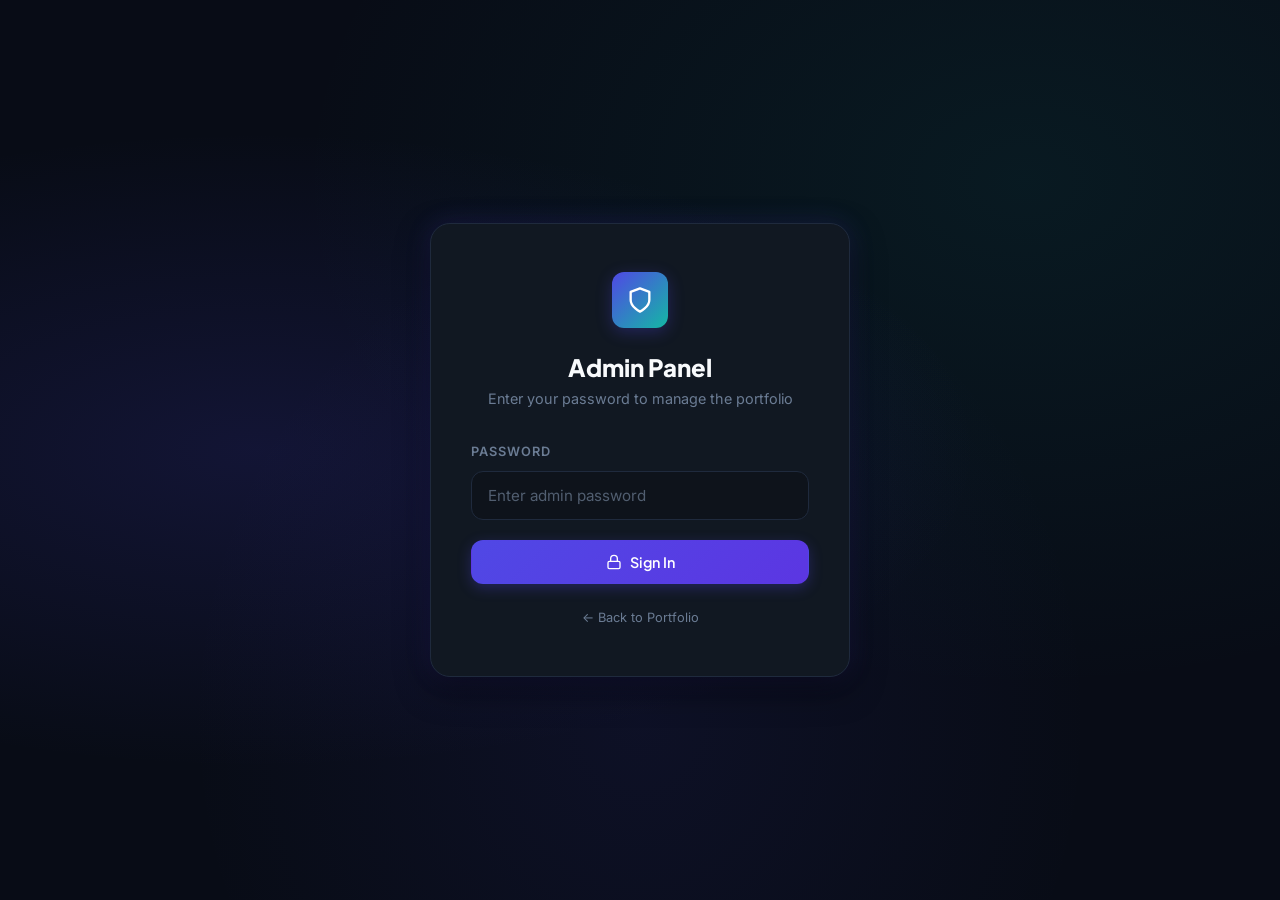
<file: admin.html>
<!DOCTYPE html>
<html lang="en">

<head>
    <meta charset="UTF-8">
    <meta name="viewport" content="width=device-width, initial-scale=1.0">
    <title>Admin Panel | Rewan Hassan Portfolio</title>
    <meta name="robots" content="noindex, nofollow">
    <link rel="stylesheet" href="admin.css">
</head>

<body>

    <!-- Toast Notification Container -->
    <div class="toast-container" id="toast-container"></div>

    <!-- ======== LOGIN SCREEN ======== -->
    <div class="login-wrapper" id="login-screen">
        <div class="login-bg"></div>
        <div class="login-card">
            <div class="login-logo">
                <div class="login-logo-icon">
                    <svg xmlns="http://www.w3.org/2000/svg" width="28" height="28" viewBox="0 0 24 24" fill="none"
                        stroke="currentColor" stroke-width="2" stroke-linecap="round" stroke-linejoin="round">
                        <path d="M12 22s8-4 8-10V5l-8-3-8 3v7c0 6 8 10 8 10z" />
                    </svg>
                </div>
            </div>
            <h1 class="login-title">Admin Panel</h1>
            <p class="login-subtitle">Enter your password to manage the portfolio</p>

            <form class="login-form" id="login-form">
                <div class="login-input-group">
                    <label for="login-password">Password</label>
                    <input type="password" id="login-password" placeholder="Enter admin password" autocomplete="current-password" required>
                </div>

                <div class="login-error" id="login-error">
                    <svg xmlns="http://www.w3.org/2000/svg" width="16" height="16" viewBox="0 0 24 24" fill="none"
                        stroke="currentColor" stroke-width="2" stroke-linecap="round" stroke-linejoin="round">
                        <circle cx="12" cy="12" r="10" />
                        <line x1="12" y1="8" x2="12" y2="12" />
                        <line x1="12" y1="16" x2="12.01" y2="16" />
                    </svg>
                    <span>Invalid password. Please try again.</span>
                </div>

                <button type="submit" class="admin-btn admin-btn-primary admin-btn-full">
                    <svg xmlns="http://www.w3.org/2000/svg" width="16" height="16" viewBox="0 0 24 24" fill="none"
                        stroke="currentColor" stroke-width="2" stroke-linecap="round" stroke-linejoin="round">
                        <rect x="3" y="11" width="18" height="11" rx="2" ry="2" />
                        <path d="M7 11V7a5 5 0 0 1 10 0v4" />
                    </svg>
                    <span>Sign In</span>
                </button>
            </form>

            <p style="text-align:center; margin-top:1.5rem; font-size:0.8rem; color:var(--admin-text-muted);">
                <a href="index.html" style="color:var(--admin-text-muted);">← Back to Portfolio</a>
            </p>
        </div>
    </div>

    <!-- ======== ADMIN DASHBOARD ======== -->
    <div class="admin-layout" id="admin-layout">

        <!-- Sidebar Overlay (mobile) -->
        <div class="sidebar-overlay" id="sidebar-overlay"></div>

        <!-- Sidebar -->
        <aside class="admin-sidebar" id="admin-sidebar">
            <div class="sidebar-header">
                <div class="sidebar-logo-icon">
                    <svg xmlns="http://www.w3.org/2000/svg" width="20" height="20" viewBox="0 0 24 24" fill="none"
                        stroke="currentColor" stroke-width="2" stroke-linecap="round" stroke-linejoin="round">
                        <path d="M12 22s8-4 8-10V5l-8-3-8 3v7c0 6 8 10 8 10z" />
                    </svg>
                </div>
                <div class="sidebar-logo-text">
                    <strong>Rewan Admin</strong>
                    <small>Portfolio Manager</small>
                </div>
            </div>

            <nav class="sidebar-nav">
                <span class="sidebar-section-label">General</span>

                <a href="#" class="sidebar-link active" data-section="dashboard">
                    <svg xmlns="http://www.w3.org/2000/svg" width="18" height="18" viewBox="0 0 24 24" fill="none"
                        stroke="currentColor" stroke-width="2" stroke-linecap="round" stroke-linejoin="round">
                        <rect x="3" y="3" width="7" height="7" />
                        <rect x="14" y="3" width="7" height="7" />
                        <rect x="14" y="14" width="7" height="7" />
                        <rect x="3" y="14" width="7" height="7" />
                    </svg>
                    <span>Dashboard</span>
                </a>

                <span class="sidebar-section-label">Website Sections</span>

                <a href="#" class="sidebar-link" data-section="hero">
                    <svg xmlns="http://www.w3.org/2000/svg" width="18" height="18" viewBox="0 0 24 24" fill="none"
                        stroke="currentColor" stroke-width="2" stroke-linecap="round" stroke-linejoin="round">
                        <polygon points="13 2 3 14 12 14 11 22 21 10 12 10 13 2" />
                    </svg>
                    <span>Hero Section</span>
                </a>

                <a href="#" class="sidebar-link" data-section="about">
                    <svg xmlns="http://www.w3.org/2000/svg" width="18" height="18" viewBox="0 0 24 24" fill="none"
                        stroke="currentColor" stroke-width="2" stroke-linecap="round" stroke-linejoin="round">
                        <path d="M20 21v-2a4 4 0 0 0-4-4H8a4 4 0 0 0-4 4v2" />
                        <circle cx="12" cy="7" r="4" />
                    </svg>
                    <span>About</span>
                </a>

                <a href="#" class="sidebar-link" data-section="experience">
                    <svg xmlns="http://www.w3.org/2000/svg" width="18" height="18" viewBox="0 0 24 24" fill="none"
                        stroke="currentColor" stroke-width="2" stroke-linecap="round" stroke-linejoin="round">
                        <rect x="2" y="7" width="20" height="14" rx="2" ry="2" />
                        <path d="M16 21V5a2 2 0 0 0-2-2h-4a2 2 0 0 0-2 2v16" />
                    </svg>
                    <span>Experience</span>
                </a>

                <a href="#" class="sidebar-link" data-section="skills">
                    <svg xmlns="http://www.w3.org/2000/svg" width="18" height="18" viewBox="0 0 24 24" fill="none"
                        stroke="currentColor" stroke-width="2" stroke-linecap="round" stroke-linejoin="round">
                        <line x1="18" y1="20" x2="18" y2="10" />
                        <line x1="12" y1="20" x2="12" y2="4" />
                        <line x1="6" y1="20" x2="6" y2="14" />
                    </svg>
                    <span>Skills</span>
                </a>

                <a href="#" class="sidebar-link" data-section="certifications">
                    <svg xmlns="http://www.w3.org/2000/svg" width="18" height="18" viewBox="0 0 24 24" fill="none"
                        stroke="currentColor" stroke-width="2" stroke-linecap="round" stroke-linejoin="round">
                        <circle cx="12" cy="8" r="7" />
                        <polyline points="8.21 13.89 7 23 12 20 17 23 15.79 13.88" />
                    </svg>
                    <span>Certifications</span>
                </a>

                <a href="#" class="sidebar-link" data-section="education">
                    <svg xmlns="http://www.w3.org/2000/svg" width="18" height="18" viewBox="0 0 24 24" fill="none"
                        stroke="currentColor" stroke-width="2" stroke-linecap="round" stroke-linejoin="round">
                        <path d="M22 10v6M2 10l10-5 10 5-10 5z" />
                        <path d="M6 12v5c0 2 6 3 6 3s6-1 6-3v-5" />
                    </svg>
                    <span>Education</span>
                </a>

                <a href="#" class="sidebar-link" data-section="contact">
                    <svg xmlns="http://www.w3.org/2000/svg" width="18" height="18" viewBox="0 0 24 24" fill="none"
                        stroke="currentColor" stroke-width="2" stroke-linecap="round" stroke-linejoin="round">
                        <path d="m22 2-7 20-4-9-9-4Z" />
                        <path d="M22 2 11 13" />
                    </svg>
                    <span>Contact</span>
                </a>

                <span class="sidebar-section-label">Settings</span>

                <a href="#" class="sidebar-link" data-section="seo">
                    <svg xmlns="http://www.w3.org/2000/svg" width="18" height="18" viewBox="0 0 24 24" fill="none"
                        stroke="currentColor" stroke-width="2" stroke-linecap="round" stroke-linejoin="round">
                        <circle cx="11" cy="11" r="8" />
                        <line x1="21" y1="21" x2="16.65" y2="16.65" />
                    </svg>
                    <span>SEO & Meta</span>
                </a>

                <a href="#" class="sidebar-link" data-section="footer">
                    <svg xmlns="http://www.w3.org/2000/svg" width="18" height="18" viewBox="0 0 24 24" fill="none"
                        stroke="currentColor" stroke-width="2" stroke-linecap="round" stroke-linejoin="round">
                        <rect x="3" y="3" width="18" height="18" rx="2" />
                        <line x1="3" y1="15" x2="21" y2="15" />
                    </svg>
                    <span>Footer</span>
                </a>
            </nav>

            <div class="sidebar-footer">
                <a href="index.html" target="_blank" class="admin-btn admin-btn-secondary admin-btn-sm admin-btn-full">
                    <svg xmlns="http://www.w3.org/2000/svg" width="14" height="14" viewBox="0 0 24 24" fill="none"
                        stroke="currentColor" stroke-width="2" stroke-linecap="round" stroke-linejoin="round">
                        <path d="M18 13v6a2 2 0 0 1-2 2H5a2 2 0 0 1-2-2V8a2 2 0 0 1 2-2h6" />
                        <polyline points="15 3 21 3 21 9" />
                        <line x1="10" y1="14" x2="21" y2="3" />
                    </svg>
                    Preview Site
                </a>
                <button class="admin-btn admin-btn-danger admin-btn-sm admin-btn-full" id="logout-btn">
                    <svg xmlns="http://www.w3.org/2000/svg" width="14" height="14" viewBox="0 0 24 24" fill="none"
                        stroke="currentColor" stroke-width="2" stroke-linecap="round" stroke-linejoin="round">
                        <path d="M9 21H5a2 2 0 0 1-2-2V5a2 2 0 0 1 2-2h4" />
                        <polyline points="16 17 21 12 16 7" />
                        <line x1="21" y1="12" x2="9" y2="12" />
                    </svg>
                    Logout
                </button>
            </div>
        </aside>

        <!-- Main Content Area -->
        <main class="admin-main">

            <!-- Top Header Bar -->
            <header class="admin-header">
                <div class="admin-header-left">
                    <button class="mobile-sidebar-toggle" id="mobile-sidebar-toggle">
                        <svg xmlns="http://www.w3.org/2000/svg" width="20" height="20" viewBox="0 0 24 24" fill="none"
                            stroke="currentColor" stroke-width="2" stroke-linecap="round" stroke-linejoin="round">
                            <line x1="4" x2="20" y1="12" y2="12" />
                            <line x1="4" x2="20" y1="6" y2="6" />
                            <line x1="4" x2="20" y1="18" y2="18" />
                        </svg>
                    </button>
                    <h2 class="admin-header-title" id="admin-header-title">Dashboard</h2>
                </div>
                <div class="admin-header-right">
                    <button class="admin-btn admin-btn-secondary admin-btn-sm" id="export-btn" title="Export all data as JSON">
                        <svg xmlns="http://www.w3.org/2000/svg" width="14" height="14" viewBox="0 0 24 24" fill="none"
                            stroke="currentColor" stroke-width="2" stroke-linecap="round" stroke-linejoin="round">
                            <path d="M21 15v4a2 2 0 0 1-2 2H5a2 2 0 0 1-2-2v-4" />
                            <polyline points="7 10 12 15 17 10" />
                            <line x1="12" y1="15" x2="12" y2="3" />
                        </svg>
                        Export
                    </button>
                    <label class="admin-btn admin-btn-secondary admin-btn-sm" title="Import data from JSON" style="margin:0;">
                        <svg xmlns="http://www.w3.org/2000/svg" width="14" height="14" viewBox="0 0 24 24" fill="none"
                            stroke="currentColor" stroke-width="2" stroke-linecap="round" stroke-linejoin="round">
                            <path d="M21 15v4a2 2 0 0 1-2 2H5a2 2 0 0 1-2-2v-4" />
                            <polyline points="17 8 12 3 7 8" />
                            <line x1="12" y1="3" x2="12" y2="15" />
                        </svg>
                        Import
                        <input type="file" accept=".json" id="import-input" style="display:none;">
                    </label>
                </div>
            </header>

            <!-- Content Area -->
            <div class="admin-content" id="admin-content">
                <!-- Sections are rendered dynamically by admin.js -->
            </div>

        </main>
    </div>

    <script src="admin.js"></script>
</body>

</html>
</file>
<file: style.css>
/* 
   Rewan Hassan - Professional Portfolio Stylesheet
   Design: Premium, SaaS-style, Corporate Minimalist
   Author: Senior UI/UX Designer & Frontend Developer
*/

/* --- Google Fonts Import --- */
@import url('https://fonts.googleapis.com/css2?family=Inter:wght@300;400;500;600;700&family=Plus+Jakarta+Sans:wght@400;500;600;700;800&display=swap');

/* --- Custom Properties & Theme Configuration --- */
:root {
    /* Fonts */
    --font-heading: 'Plus Jakarta Sans', -apple-system, BlinkMacSystemFont, "Segoe UI", Roboto, sans-serif;
    --font-body: 'Inter', -apple-system, BlinkMacSystemFont, "Segoe UI", Roboto, sans-serif;

    /* Theme-independent values */
    --transition-fast: 0.2s cubic-bezier(0.4, 0, 0.2, 1);
    --transition-normal: 0.3s cubic-bezier(0.4, 0, 0.2, 1);
    --transition-slow: 0.5s cubic-bezier(0.4, 0, 0.2, 1);
    --border-radius-sm: 8px;
    --border-radius-md: 12px;
    --border-radius-lg: 18px;
    --border-radius-xl: 24px;
    
    /* Light Theme Palette (Default) */
    --bg-primary: hsl(210, 40%, 98%);
    --bg-secondary: hsl(0, 0%, 100%);
    --bg-tertiary: hsl(210, 40%, 95.1%);
    --bg-accent-soft: hsl(243, 75%, 96%);
    
    --text-primary: hsl(218, 33%, 12%);
    --text-secondary: hsl(215, 16%, 40%);
    --text-muted: hsl(215, 16%, 57%);
    
    --color-primary: hsl(243, 75%, 59%); /* Indigo */
    --color-primary-hover: hsl(243, 75%, 50%);
    --color-secondary: hsl(173, 80%, 40%); /* Teal */
    --color-secondary-hover: hsl(173, 80%, 32%);
    --color-accent: hsl(28, 90%, 55%); /* Coral */
    
    --border-color: hsl(214, 32%, 90%);
    --border-color-hover: hsl(214, 32%, 80%);
    
    --shadow-sm: 0 1px 3px 0 rgba(0, 0, 0, 0.05);
    --shadow-md: 0 4px 6px -1px rgba(0, 0, 0, 0.05), 0 2px 4px -1px rgba(0, 0, 0, 0.03);
    --shadow-lg: 0 10px 15px -3px rgba(0, 0, 0, 0.05), 0 4px 6px -2px rgba(0, 0, 0, 0.02);
    --shadow-glow: 0 0 20px 0 rgba(79, 70, 229, 0.1);
    
    --glass-bg: rgba(255, 255, 255, 0.75);
    --glass-border: rgba(255, 255, 255, 0.5);
}

/* Dark Theme Palette Overrides */
[data-theme="dark"] {
    --bg-primary: hsl(222, 47%, 6%);
    --bg-secondary: hsl(217, 33%, 10%);
    --bg-tertiary: hsl(217, 33%, 14%);
    --bg-accent-soft: rgba(79, 70, 229, 0.1);
    
    --text-primary: hsl(210, 40%, 98%);
    --text-secondary: hsl(215, 20%, 75%);
    --text-muted: hsl(215, 16%, 57%);
    
    --color-primary: hsl(243, 75%, 64%);
    --color-primary-hover: hsl(243, 75%, 70%);
    --color-secondary: hsl(173, 80%, 45%);
    --color-secondary-hover: hsl(173, 80%, 50%);
    
    --border-color: hsl(217, 33%, 16%);
    --border-color-hover: hsl(217, 33%, 24%);
    
    --shadow-sm: 0 1px 2px 0 rgba(0, 0, 0, 0.3);
    --shadow-md: 0 4px 6px -1px rgba(0, 0, 0, 0.4), 0 2px 4px -1px rgba(0, 0, 0, 0.2);
    --shadow-lg: 0 20px 25px -5px rgba(0, 0, 0, 0.5), 0 10px 10px -5px rgba(0, 0, 0, 0.3);
    --shadow-glow: 0 0 25px 0 rgba(79, 70, 229, 0.25);
    
    --glass-bg: rgba(15, 23, 42, 0.75);
    --glass-border: rgba(255, 255, 255, 0.05);
}

/* --- Reset & Base Styles --- */
*, *::before, *::after {
    box-sizing: border-box;
    margin: 0;
    padding: 0;
}

html {
    scroll-behavior: smooth;
    font-size: 16px;
    -webkit-text-size-adjust: 100%;
}

body {
    background-color: var(--bg-primary);
    color: var(--text-secondary);
    font-family: var(--font-body);
    line-height: 1.6;
    overflow-x: hidden;
    transition: background-color var(--transition-normal), color var(--transition-normal);
}

h1, h2, h3, h4, h5, h6 {
    color: var(--text-primary);
    font-family: var(--font-heading);
    font-weight: 700;
    line-height: 1.25;
    transition: color var(--transition-normal);
}

p {
    font-size: 1rem;
    margin-bottom: 1.25rem;
}

a {
    color: inherit;
    text-decoration: none;
    transition: color var(--transition-fast), background-color var(--transition-fast);
}

ul {
    list-style: none;
}

img {
    max-width: 100%;
    height: auto;
    display: block;
}

/* --- Layout Utility Classes --- */
.container {
    width: 100%;
    max-width: 1200px;
    margin: 0 auto;
    padding: 0 2rem;
}

.section {
    padding: 7rem 0;
    position: relative;
}

.section-title-wrapper {
    margin-bottom: 4rem;
    position: relative;
}

.section-subtitle {
    color: var(--color-primary);
    font-family: var(--font-heading);
    font-size: 0.875rem;
    font-weight: 700;
    text-transform: uppercase;
    letter-spacing: 0.15em;
    margin-bottom: 0.5rem;
    display: inline-block;
}

.section-title {
    font-size: 2.25rem;
    font-weight: 800;
    position: relative;
    display: inline-block;
}

.section-title::after {
    content: '';
    position: absolute;
    bottom: -10px;
    left: 0;
    width: 50px;
    height: 4px;
    border-radius: 2px;
    background: linear-gradient(90deg, var(--color-primary), var(--color-secondary));
}

/* --- Interactive Components --- */
.btn {
    display: inline-flex;
    align-items: center;
    justify-content: center;
    gap: 0.5rem;
    padding: 0.875rem 1.75rem;
    font-family: var(--font-heading);
    font-size: 0.95rem;
    font-weight: 600;
    border-radius: var(--border-radius-md);
    cursor: pointer;
    transition: all var(--transition-fast);
    border: 1px solid transparent;
}

.btn-primary {
    background-color: var(--color-primary);
    color: #ffffff;
    box-shadow: 0 4px 14px 0 rgba(79, 70, 229, 0.3);
}

.btn-primary:hover {
    background-color: var(--color-primary-hover);
    transform: translateY(-2px);
    box-shadow: 0 6px 20px 0 rgba(79, 70, 229, 0.4);
}

.btn-secondary {
    background-color: var(--bg-secondary);
    color: var(--text-primary);
    border-color: var(--border-color);
    box-shadow: var(--shadow-sm);
}

.btn-secondary:hover {
    border-color: var(--border-color-hover);
    background-color: var(--bg-tertiary);
    transform: translateY(-2px);
    box-shadow: var(--shadow-md);
}

.btn-text {
    padding: 0.5rem 1rem;
    color: var(--color-primary);
    font-weight: 600;
}

.btn-text:hover {
    color: var(--color-primary-hover);
}

.btn-sm {
    padding: 0.5rem 1rem;
    font-size: 0.875rem;
}

.badge {
    display: inline-flex;
    align-items: center;
    padding: 0.25rem 0.75rem;
    border-radius: 50px;
    font-size: 0.75rem;
    font-weight: 600;
    background-color: var(--bg-accent-soft);
    color: var(--color-primary);
    border: 1px solid rgba(79, 70, 229, 0.15);
    width: fit-content;
}

.badge-secondary {
    background-color: rgba(13, 148, 136, 0.1);
    color: var(--color-secondary);
    border-color: rgba(13, 148, 136, 0.15);
}

/* --- Navigation Header --- */
.header {
    position: fixed;
    top: 0;
    left: 0;
    width: 100%;
    z-index: 100;
    background-color: var(--glass-bg);
    backdrop-filter: blur(12px);
    -webkit-backdrop-filter: blur(12px);
    border-bottom: 1px solid var(--glass-border);
    transition: background-color var(--transition-normal), border-color var(--transition-normal);
}

.navbar {
    display: flex;
    align-items: center;
    justify-content: space-between;
    height: 4.5rem;
}

.logo {
    font-family: var(--font-heading);
    font-size: 1.35rem;
    font-weight: 800;
    color: var(--text-primary);
    letter-spacing: -0.02em;
    display: flex;
    align-items: center;
    gap: 0.5rem;
}

.logo span {
    background: linear-gradient(135deg, var(--color-primary), var(--color-secondary));
    -webkit-background-clip: text;
    -webkit-text-fill-color: transparent;
}

.nav-menu {
    display: flex;
    align-items: center;
    gap: 2rem;
}

.nav-link {
    font-family: var(--font-heading);
    font-size: 0.925rem;
    font-weight: 500;
    color: var(--text-secondary);
    position: relative;
    padding: 0.5rem 0;
}

.nav-link:hover, .nav-link.active {
    color: var(--text-primary);
}

.nav-link::after {
    content: '';
    position: absolute;
    bottom: 0;
    left: 0;
    width: 0;
    height: 2px;
    background-color: var(--color-primary);
    transition: width var(--transition-fast);
}

.nav-link:hover::after, .nav-link.active::after {
    width: 100%;
}

.nav-actions {
    display: flex;
    align-items: center;
    gap: 1rem;
}

/* Theme Toggle Button */
.theme-toggle {
    background: none;
    border: 1px solid var(--border-color);
    color: var(--text-primary);
    width: 2.5rem;
    height: 2.5rem;
    border-radius: var(--border-radius-md);
    cursor: pointer;
    display: flex;
    align-items: center;
    justify-content: center;
    transition: all var(--transition-fast);
}

.theme-toggle:hover {
    background-color: var(--bg-tertiary);
    border-color: var(--border-color-hover);
}

.theme-toggle .sun-icon {
    display: none;
}

[data-theme="dark"] .theme-toggle .moon-icon {
    display: none;
}

[data-theme="dark"] .theme-toggle .sun-icon {
    display: block;
}

/* Mobile Nav Toggle */
.mobile-nav-toggle {
    display: none;
    background: none;
    border: none;
    color: var(--text-primary);
    font-size: 1.5rem;
    cursor: pointer;
}

/* --- Hero Section --- */
.hero-wrapper {
    display: grid;
    grid-template-columns: 1.1fr 0.9fr;
    gap: 4rem;
    align-items: center;
    padding-top: 3rem;
    padding-bottom: 2rem;
}

.hero-content {
    display: flex;
    flex-direction: column;
    gap: 1.5rem;
}

.hero-tag {
    align-self: flex-start;
}

.hero-title {
    font-size: 3.5rem;
    font-weight: 800;
    letter-spacing: -0.03em;
    line-height: 1.15;
}

.hero-title span {
    background: linear-gradient(135deg, var(--color-primary) 30%, var(--color-secondary) 100%);
    -webkit-background-clip: text;
    -webkit-text-fill-color: transparent;
}

.hero-headline {
    font-size: 1.25rem;
    font-weight: 600;
    color: var(--text-primary);
    border-left: 3px solid var(--color-secondary);
    padding-left: 1rem;
}

.hero-description {
    font-size: 1.1rem;
    color: var(--text-secondary);
    max-width: 540px;
    margin-bottom: 0.5rem;
}

.hero-ctas {
    display: flex;
    gap: 1rem;
    flex-wrap: wrap;
}

.hero-image-container {
    position: relative;
    display: flex;
    justify-content: center;
    align-items: center;
}

.hero-image-frame {
    width: 380px;
    height: 380px;
    border-radius: 30% 70% 70% 30% / 30% 30% 70% 70%;
    background: linear-gradient(45deg, var(--color-primary), var(--color-secondary));
    padding: 8px;
    box-shadow: var(--shadow-glow);
    animation: morph 8s ease-in-out infinite;
    overflow: hidden;
}

.hero-image {
    width: 100%;
    height: 100%;
    border-radius: inherit;
    object-fit: cover;
    background-color: var(--bg-tertiary);
}

.hero-stats {
    position: absolute;
    bottom: -10px;
    left: -10px;
    background-color: var(--glass-bg);
    border: 1px solid var(--glass-border);
    backdrop-filter: blur(8px);
    -webkit-backdrop-filter: blur(8px);
    padding: 1rem 1.5rem;
    border-radius: var(--border-radius-md);
    box-shadow: var(--shadow-lg);
    display: flex;
    gap: 1.5rem;
}

.stat-item {
    display: flex;
    flex-direction: column;
}

.stat-num {
    font-family: var(--font-heading);
    font-size: 1.5rem;
    font-weight: 800;
    color: var(--text-primary);
    line-height: 1.1;
}

.stat-label {
    font-size: 0.725rem;
    text-transform: uppercase;
    letter-spacing: 0.05em;
    color: var(--text-muted);
}

@keyframes morph {
    0% { border-radius: 30% 70% 70% 30% / 30% 30% 70% 70%; }
    50% { border-radius: 70% 30% 30% 70% / 70% 70% 30% 30%; }
    100% { border-radius: 30% 70% 70% 30% / 30% 30% 70% 70%; }
}

/* --- About Section --- */
.about-grid {
    display: grid;
    grid-template-columns: 1.2fr 0.8fr;
    gap: 4rem;
    align-items: start;
}

.about-text {
    display: flex;
    flex-direction: column;
    gap: 1.25rem;
}

.about-leads {
    font-size: 1.15rem;
    font-weight: 500;
    color: var(--text-primary);
}

.about-features {
    display: grid;
    grid-template-columns: repeat(2, 1fr);
    gap: 1.5rem;
    margin-top: 1rem;
}

.about-feature-card {
    background-color: var(--bg-secondary);
    border: 1px solid var(--border-color);
    padding: 1.5rem;
    border-radius: var(--border-radius-md);
    transition: all var(--transition-normal);
}

.about-feature-card:hover {
    border-color: var(--color-primary);
    transform: translateY(-3px);
    box-shadow: var(--shadow-md);
}

.about-feature-icon {
    width: 2.75rem;
    height: 2.75rem;
    background-color: var(--bg-accent-soft);
    border-radius: var(--border-radius-sm);
    color: var(--color-primary);
    display: flex;
    align-items: center;
    justify-content: center;
    margin-bottom: 1rem;
}

.about-feature-card h4 {
    margin-bottom: 0.5rem;
}

.about-feature-card p {
    font-size: 0.875rem;
    color: var(--text-secondary);
    margin-bottom: 0;
}

.about-sidebar-card {
    background-color: var(--bg-secondary);
    border: 1px solid var(--border-color);
    border-radius: var(--border-radius-lg);
    padding: 2rem;
    position: sticky;
    top: 6.5rem;
    box-shadow: var(--shadow-sm);
}

.about-sidebar-title {
    font-size: 1.25rem;
    font-weight: 700;
    margin-bottom: 1.5rem;
    padding-bottom: 0.75rem;
    border-bottom: 1px solid var(--border-color);
}

.info-list {
    display: flex;
    flex-direction: column;
    gap: 1.25rem;
}

.info-item {
    display: flex;
    flex-direction: column;
    gap: 0.25rem;
}

.info-label {
    font-size: 0.75rem;
    text-transform: uppercase;
    letter-spacing: 0.05em;
    color: var(--text-muted);
}

.info-value {
    font-size: 0.95rem;
    font-weight: 600;
    color: var(--text-primary);
}

/* --- Experience Section --- */
.experience-timeline {
    position: relative;
    max-width: 900px;
    margin: 0 auto;
}

.experience-timeline::before {
    content: '';
    position: absolute;
    top: 0;
    left: 2rem;
    width: 2px;
    height: 100%;
    background-color: var(--border-color);
}

.experience-item {
    position: relative;
    padding-left: 5rem;
    margin-bottom: 4rem;
}

.experience-item:last-child {
    margin-bottom: 0;
}

.experience-dot {
    position: absolute;
    left: 1.45rem;
    top: 0.5rem;
    width: 1.25rem;
    height: 1.25rem;
    border-radius: 50%;
    background-color: var(--bg-primary);
    border: 3px solid var(--color-primary);
    z-index: 2;
    transition: all var(--transition-fast);
}

.experience-item:hover .experience-dot {
    background-color: var(--color-primary);
    box-shadow: 0 0 0 6px var(--bg-accent-soft);
}

.experience-card {
    background-color: var(--bg-secondary);
    border: 1px solid var(--border-color);
    border-radius: var(--border-radius-lg);
    padding: 2.25rem;
    box-shadow: var(--shadow-sm);
    transition: all var(--transition-normal);
}

.experience-card:hover {
    border-color: var(--border-color-hover);
    transform: translateY(-4px);
    box-shadow: var(--shadow-lg), var(--shadow-glow);
}

.experience-header {
    display: flex;
    justify-content: space-between;
    align-items: flex-start;
    flex-wrap: wrap;
    gap: 1rem;
    margin-bottom: 1.25rem;
}

.role-title {
    font-size: 1.35rem;
    font-weight: 700;
    margin-bottom: 0.25rem;
}

.company-meta {
    display: flex;
    align-items: center;
    gap: 0.75rem;
    flex-wrap: wrap;
}

.company-name {
    font-weight: 600;
    color: var(--color-primary);
}

.experience-duration {
    font-family: var(--font-heading);
    font-size: 0.875rem;
    font-weight: 600;
    color: var(--text-muted);
}

.experience-body {
    margin-bottom: 1.5rem;
}

.experience-bullets {
    display: flex;
    flex-direction: column;
    gap: 0.75rem;
    padding-left: 1.25rem;
    list-style-type: disc;
}

.experience-bullets li {
    font-size: 0.95rem;
    color: var(--text-secondary);
}

.experience-skills {
    display: flex;
    flex-wrap: wrap;
    gap: 0.5rem;
    border-top: 1px solid var(--border-color);
    padding-top: 1.25rem;
}

/* --- Skills Section --- */
.skills-tab-nav {
    display: flex;
    justify-content: center;
    gap: 1rem;
    margin-bottom: 3.5rem;
    flex-wrap: wrap;
}

.skills-tab-btn {
    background-color: var(--bg-secondary);
    border: 1px solid var(--border-color);
    color: var(--text-secondary);
    padding: 0.75rem 1.5rem;
    font-family: var(--font-heading);
    font-size: 0.9rem;
    font-weight: 600;
    border-radius: var(--border-radius-md);
    cursor: pointer;
    transition: all var(--transition-fast);
}

.skills-tab-btn:hover {
    background-color: var(--bg-tertiary);
    color: var(--text-primary);
}

.skills-tab-btn.active {
    background-color: var(--color-primary);
    border-color: var(--color-primary);
    color: #ffffff;
    box-shadow: 0 4px 12px 0 rgba(79, 70, 229, 0.25);
}

.skills-grid {
    display: grid;
    grid-template-columns: repeat(auto-fill, minmax(280px, 1fr));
    gap: 1.5rem;
}

.skill-card {
    background-color: var(--bg-secondary);
    border: 1px solid var(--border-color);
    border-radius: var(--border-radius-md);
    padding: 1.5rem;
    box-shadow: var(--shadow-sm);
    transition: all var(--transition-normal);
    display: flex;
    flex-direction: column;
    gap: 0.75rem;
}

.skill-card:hover {
    border-color: var(--color-primary);
    transform: translateY(-2px);
    box-shadow: var(--shadow-md);
}

.skill-info {
    display: flex;
    justify-content: space-between;
    align-items: center;
}

.skill-name {
    font-family: var(--font-heading);
    font-weight: 600;
    color: var(--text-primary);
}

.skill-tag {
    font-size: 0.75rem;
    text-transform: uppercase;
    font-weight: 700;
    color: var(--color-secondary);
    letter-spacing: 0.05em;
}

.skill-progress-bg {
    width: 100%;
    height: 6px;
    background-color: var(--bg-tertiary);
    border-radius: 3px;
    overflow: hidden;
}

.skill-progress-bar {
    height: 100%;
    background: linear-gradient(90deg, var(--color-primary), var(--color-secondary));
    border-radius: 3px;
    width: 0%; /* Dynamic width loaded via JS */
    transition: width var(--transition-slow);
}

/* --- Skills Toggle Button Styling --- */
.skills-show-more-container {
    display: flex;
    justify-content: center;
    margin-top: 3rem;
}
#skills-toggle-btn svg {
    transition: transform var(--transition-fast);
}
#skills-toggle-btn.expanded svg {
    transform: rotate(180deg);
}

/* --- Certifications & Training --- */
.certifications-grid {
    display: grid;
    grid-template-columns: repeat(2, 1fr);
    gap: 2rem;
}

.cert-card {
    background-color: var(--bg-secondary);
    border: 1px solid var(--border-color);
    border-radius: var(--border-radius-lg);
    padding: 2.25rem;
    box-shadow: var(--shadow-sm);
    transition: all var(--transition-normal);
    display: grid;
    grid-template-columns: auto 1fr;
    gap: 1.75rem;
    align-items: start;
}

.cert-card:hover {
    border-color: var(--color-primary);
    transform: translateY(-3px);
    box-shadow: var(--shadow-lg);
}

.cert-icon {
    width: 3.5rem;
    height: 3.5rem;
    background-color: var(--bg-accent-soft);
    color: var(--color-primary);
    border-radius: var(--border-radius-md);
    display: flex;
    align-items: center;
    justify-content: center;
    font-size: 1.5rem;
}

.cert-details {
    display: flex;
    flex-direction: column;
    gap: 0.5rem;
}

.cert-title {
    font-size: 1.25rem;
    font-weight: 700;
}

.cert-issuer {
    font-weight: 600;
    color: var(--text-primary);
}

.cert-project-summary {
    font-size: 0.9rem;
    color: var(--text-secondary);
    margin-top: 0.5rem;
    border-left: 2px solid var(--border-color);
    padding-left: 0.75rem;
    margin-bottom: 0;
}

/* --- Education Section --- */
.education-wrapper {
    background-color: var(--bg-secondary);
    border: 1px solid var(--border-color);
    border-radius: var(--border-radius-lg);
    padding: 3rem;
    box-shadow: var(--shadow-sm);
    display: grid;
    grid-template-columns: 1fr auto;
    gap: 3rem;
    align-items: center;
}

.education-details {
    display: flex;
    flex-direction: column;
    gap: 1rem;
}

.education-header {
    display: flex;
    flex-direction: column;
}

.education-institution {
    font-size: 1.5rem;
    font-weight: 800;
    color: var(--text-primary);
    margin-bottom: 0.25rem;
}

.education-degree {
    font-size: 1.15rem;
    font-weight: 600;
    color: var(--color-primary);
}

.education-meta {
    display: flex;
    align-items: center;
    gap: 1.5rem;
    flex-wrap: wrap;
    margin-top: 0.5rem;
}

.education-meta-item {
    font-size: 0.95rem;
    display: flex;
    align-items: center;
    gap: 0.5rem;
}

.education-grade-badge {
    background-color: rgba(28, 190, 90, 0.1);
    color: rgb(28, 190, 90);
    border: 1px solid rgba(28, 190, 90, 0.2);
    font-family: var(--font-heading);
    font-weight: 700;
    font-size: 0.9rem;
    padding: 0.5rem 1rem;
    border-radius: var(--border-radius-sm);
    text-align: center;
}

.education-grade-badge span {
    font-size: 0.7rem;
    display: block;
    text-transform: uppercase;
    font-weight: 600;
    color: var(--text-secondary);
    margin-bottom: 0.1rem;
}

/* --- Contact Section --- */
.contact-grid {
    display: grid;
    grid-template-columns: 0.8fr 1.2fr;
    gap: 4rem;
    align-items: start;
}

.contact-info-panel {
    display: flex;
    flex-direction: column;
    gap: 2rem;
}

.contact-cards {
    display: flex;
    flex-direction: column;
    gap: 1.25rem;
}

.contact-detail-card {
    background-color: var(--bg-secondary);
    border: 1px solid var(--border-color);
    border-radius: var(--border-radius-md);
    padding: 1.5rem;
    display: flex;
    align-items: center;
    gap: 1.25rem;
    transition: all var(--transition-fast);
}

.contact-detail-card:hover {
    border-color: var(--color-primary);
    transform: translateX(5px);
    box-shadow: var(--shadow-md);
}

.contact-detail-icon {
    width: 3rem;
    height: 3rem;
    background-color: var(--bg-accent-soft);
    color: var(--color-primary);
    border-radius: var(--border-radius-sm);
    display: flex;
    align-items: center;
    justify-content: center;
    font-size: 1.25rem;
}

.contact-detail-content {
    display: flex;
    flex-direction: column;
}

.contact-detail-label {
    font-size: 0.75rem;
    text-transform: uppercase;
    color: var(--text-muted);
}

.contact-detail-value {
    font-weight: 600;
    color: var(--text-primary);
}

.contact-form-panel {
    background-color: var(--bg-secondary);
    border: 1px solid var(--border-color);
    border-radius: var(--border-radius-lg);
    padding: 2.5rem;
    box-shadow: var(--shadow-md);
}

.form-group {
    margin-bottom: 1.5rem;
}

.form-row {
    display: grid;
    grid-template-columns: repeat(2, 1fr);
    gap: 1.5rem;
}

.form-label {
    display: block;
    font-family: var(--font-heading);
    font-size: 0.875rem;
    font-weight: 600;
    color: var(--text-primary);
    margin-bottom: 0.5rem;
}

.form-control {
    width: 100%;
    padding: 0.75rem 1rem;
    border-radius: var(--border-radius-md);
    border: 1px solid var(--border-color);
    background-color: var(--bg-primary);
    color: var(--text-primary);
    font-family: var(--font-body);
    font-size: 0.95rem;
    transition: all var(--transition-fast);
}

.form-control:focus {
    outline: none;
    border-color: var(--color-primary);
    box-shadow: 0 0 0 3px rgba(79, 70, 229, 0.15);
}

textarea.form-control {
    resize: vertical;
    min-height: 120px;
}

.form-submit-status {
    margin-top: 1rem;
    padding: 0.75rem;
    border-radius: var(--border-radius-md);
    font-size: 0.9rem;
    display: none;
}

.form-submit-status.success {
    display: block;
    background-color: rgba(28, 190, 90, 0.1);
    color: rgb(28, 190, 90);
    border: 1px solid rgba(28, 190, 90, 0.2);
}

.form-submit-status.error {
    display: block;
    background-color: rgba(239, 68, 68, 0.1);
    color: rgb(239, 68, 68);
    border: 1px solid rgba(239, 68, 68, 0.2);
}

/* --- Footer --- */
.footer {
    background-color: var(--bg-secondary);
    border-top: 1px solid var(--border-color);
    padding: 3rem 0;
    text-align: center;
}

.footer-content {
    display: flex;
    flex-direction: column;
    align-items: center;
    gap: 1rem;
}

.footer-copy {
    font-size: 0.875rem;
    color: var(--text-muted);
}

/* --- Responsive Layout Modifications --- */

/* Tablet & Smaller Layouts */
@media (max-width: 1024px) {
    .container {
        padding: 0 1.5rem;
    }
    
    .section {
        padding: 5rem 0;
    }
    
    .hero-wrapper {
        grid-template-columns: 1fr;
        gap: 3rem;
        text-align: center;
    }
    
    .hero-content {
        align-items: center;
    }
    
    .hero-headline {
        border-left: none;
        border-bottom: 2px solid var(--color-secondary);
        padding-left: 0;
        padding-bottom: 0.5rem;
    }
    
    .hero-description {
        margin: 0 auto;
    }
    
    .hero-ctas {
        justify-content: center;
    }
    
    .about-grid {
        grid-template-columns: 1fr;
        gap: 3rem;
    }
    
    .about-sidebar-card {
        position: static;
    }
    
    .certifications-grid {
        grid-template-columns: 1fr;
    }
    
    .contact-grid {
        grid-template-columns: 1fr;
        gap: 3rem;
    }
}

/* Mobile Devices */
@media (max-width: 768px) {
    .container {
        padding: 0 1.25rem;
    }
    
    .section {
        padding: 4.5rem 0;
    }
    
    .section-title {
        font-size: 1.85rem;
    }
    
    .navbar {
        height: 4rem;
    }
    
    .logo {
        font-size: 1.15rem;
    }
    
    /* Premium Slide-out Mobile Menu with Glassmorphism */
    .nav-menu {
        position: fixed;
        top: 4rem;
        left: -100%;
        width: 100%;
        height: calc(100vh - 4rem);
        background-color: var(--glass-bg);
        backdrop-filter: blur(16px);
        -webkit-backdrop-filter: blur(16px);
        flex-direction: column;
        padding: 3.5rem 2rem;
        gap: 2rem;
        transition: left var(--transition-normal);
        border-top: 1px solid var(--border-color);
        z-index: 99;
    }
    
    .nav-menu.open {
        left: 0;
    }
    
    .mobile-nav-toggle {
        display: block;
        order: 1;
    }
    
    .nav-actions {
        order: 2;
    }
    
    /* Centered Morphing Hero Image */
    .hero-title {
        font-size: 2.35rem;
    }
    
    .hero-image-container {
        flex-direction: column;
        gap: 2rem;
    }
    
    .hero-image-frame {
        width: 280px;
        height: 280px;
    }
    
    .hero-stats {
        position: static;
        width: 100%;
        max-width: 320px;
        justify-content: center;
        box-shadow: var(--shadow-md);
    }
    
    /* Timeline adjustments */
    .experience-timeline::before {
        left: 1rem;
    }
    
    .experience-item {
        padding-left: 2.5rem;
    }
    
    .experience-dot {
        left: 0.45rem;
    }
    
    .experience-card {
        padding: 1.75rem;
    }
    
    /* Native swipeable horizontal skills tabs */
    .skills-tab-nav {
        justify-content: flex-start;
        overflow-x: auto;
        white-space: nowrap;
        padding-bottom: 0.75rem;
        margin-left: -1.25rem;
        margin-right: -1.25rem;
        padding-left: 1.25rem;
        padding-right: 1.25rem;
        scrollbar-width: none;
        -ms-overflow-style: none;
    }
    
    .skills-tab-nav::-webkit-scrollbar {
        display: none;
    }
    
    .skills-tab-btn {
        flex: 0 0 auto;
    }
    
    .skills-grid {
        grid-template-columns: repeat(auto-fill, minmax(240px, 1fr));
    }
    
    .education-wrapper {
        grid-template-columns: 1fr;
        gap: 2rem;
        padding: 2rem 1.5rem;
    }
    
    .education-grade-badge {
        width: 100%;
    }
    
    .form-row {
        grid-template-columns: 1fr;
        gap: 0;
    }
    
    .about-features {
        grid-template-columns: 1fr;
    }
}

/* Extra Small Phones & Tight Screens */
@media (max-width: 480px) {
    .section-title {
        font-size: 1.65rem;
    }
    
    .hero-title {
        font-size: 1.95rem;
    }
    
    .hero-headline {
        font-size: 1.05rem;
    }
    
    /* Thumb-friendly Full-Width CTAs */
    .hero-ctas {
        flex-direction: column;
        width: 100%;
        gap: 0.75rem;
    }
    
    .hero-ctas .btn {
        width: 100%;
    }
    
    /* Flatten Timeline for small viewports */
    .experience-timeline::before {
        display: none;
    }
    
    .experience-item {
        padding-left: 0;
        margin-bottom: 2rem;
    }
    
    .experience-dot {
        display: none;
    }
    
    .experience-card {
        padding: 1.25rem;
    }
    
    .experience-header {
        flex-direction: column;
        align-items: flex-start;
        gap: 0.5rem;
    }
    
    .experience-duration {
        font-size: 0.8rem;
    }
    
    .experience-bullets {
        padding-left: 1rem;
    }
    
    /* Compact Cert cards on phone screen */
    .cert-card {
        grid-template-columns: 1fr;
        gap: 1.25rem;
        padding: 1.5rem;
    }
    
    .cert-icon {
        width: 3rem;
        height: 3rem;
        font-size: 1.25rem;
    }
    
    /* Contact details & Form spacing overrides */
    .contact-form-panel {
        padding: 1.5rem 1.25rem;
    }
    
    .contact-detail-card {
        padding: 1.25rem;
    }
    
    .logo {
        font-size: 1.05rem;
    }
    
    /* Nav download button hidden text on small phones to save screen real estate */
    #nav-cv-btn span {
        display: none;
    }
    #nav-cv-btn {
        padding: 0.65rem;
        border-radius: 50%;
        aspect-ratio: 1;
        width: 2.5rem;
        height: 2.5rem;
        display: inline-flex;
        align-items: center;
        justify-content: center;
    }
}

@media (max-width: 360px) {
    .logo {
        font-size: 0.95rem;
    }
    
    .hero-title {
        font-size: 1.75rem;
    }
}

/* --- Print Stylesheet --- */
@media print {
    :root {
        --bg-primary: #ffffff !important;
        --bg-secondary: #ffffff !important;
        --text-primary: #000000 !important;
        --text-secondary: #333333 !important;
        --border-color: #cccccc !important;
    }
    
    body {
        font-size: 11pt;
        background: #ffffff;
        color: #333;
    }
    
    .header, .theme-toggle, .mobile-nav-toggle, .hero-ctas, .skills-tab-nav, .contact-form-panel, .footer, .btn, .hero-image-container {
        display: none !important;
    }
    
    .section {
        padding: 1.5rem 0 !important;
        page-break-inside: avoid;
    }
    
    .container {
        max-width: 100% !important;
        padding: 0 !important;
    }
    
    .hero-wrapper {
        display: block !important;
        text-align: left !important;
        padding-top: 0 !important;
    }
    
    .hero-title {
        font-size: 24pt !important;
        color: #000000 !important;
    }
    
    .hero-title span {
        -webkit-text-fill-color: initial !important;
        background: none !important;
        color: #000000 !important;
    }
    
    .about-grid {
        display: block !important;
    }
    
    .about-sidebar-card {
        border: none !important;
        padding: 0 !important;
        margin-top: 1rem;
    }
    
    .info-list {
        display: grid !important;
        grid-template-columns: repeat(2, 1fr) !important;
        gap: 10px !important;
    }
    
    .experience-timeline::before {
        display: none !important;
    }
    
    .experience-item {
        padding-left: 0 !important;
        margin-bottom: 1.5rem !important;
        page-break-inside: avoid;
    }
    
    .experience-dot {
        display: none !important;
    }
    
    .experience-card {
        border: none !important;
        padding: 0 !important;
        box-shadow: none !important;
    }
    
    .experience-skills {
        display: none !important;
    }
    
    .skills-grid {
        display: block !important;
    }
    
    .skill-card {
        display: inline-block !important;
        border: none !important;
        padding: 0.25rem 0.5rem !important;
        margin-right: 0.5rem !important;
        margin-bottom: 0.5rem !important;
        box-shadow: none !important;
        background: #f0f0f0 !important;
        border-radius: 4px !important;
    }
    
    .skill-progress-bg {
        display: none !important;
    }
    
    .certifications-grid {
        display: block !important;
    }
    
    .cert-card {
        display: block !important;
        border: none !important;
        padding: 0 !important;
        margin-bottom: 1rem !important;
        page-break-inside: avoid;
    }
    
    .cert-icon {
        display: none !important;
    }
    
    .education-wrapper {
        display: block !important;
        border: none !important;
        padding: 0 !important;
        box-shadow: none !important;
    }
    
    .contact-grid {
        display: block !important;
    }
    
    .contact-cards {
        display: grid !important;
        grid-template-columns: repeat(2, 1fr) !important;
        gap: 10px !important;
    }
    
    .contact-detail-card {
        border: none !important;
        padding: 0 !important;
    }
    
    .contact-detail-icon {
        display: none !important;
    }
}
</file>
<file: admin.css>
/*
   Rewan Hassan - Admin Panel Stylesheet
   Design: Premium Dark Glassmorphism Dashboard
*/

/* --- Google Fonts (same as main site) --- */
@import url('https://fonts.googleapis.com/css2?family=Inter:wght@300;400;500;600;700&family=Plus+Jakarta+Sans:wght@400;500;600;700;800&display=swap');

/* --- Custom Properties --- */
:root {
    --font-heading: 'Plus Jakarta Sans', -apple-system, BlinkMacSystemFont, "Segoe UI", Roboto, sans-serif;
    --font-body: 'Inter', -apple-system, BlinkMacSystemFont, "Segoe UI", Roboto, sans-serif;

    /* Dark Dashboard Palette */
    --admin-bg: hsl(222, 47%, 6%);
    --admin-bg-secondary: hsl(217, 33%, 10%);
    --admin-bg-tertiary: hsl(217, 33%, 14%);
    --admin-bg-card: hsl(217, 33%, 12%);
    --admin-bg-input: hsl(217, 33%, 8%);
    --admin-bg-hover: hsl(217, 33%, 18%);

    --admin-text-primary: hsl(210, 40%, 98%);
    --admin-text-secondary: hsl(215, 20%, 75%);
    --admin-text-muted: hsl(215, 16%, 50%);
    --admin-text-placeholder: hsl(215, 16%, 38%);

    --admin-accent: hsl(243, 75%, 59%);
    --admin-accent-hover: hsl(243, 75%, 65%);
    --admin-accent-soft: rgba(79, 70, 229, 0.12);
    --admin-accent-glow: rgba(79, 70, 229, 0.3);

    --admin-teal: hsl(173, 80%, 40%);
    --admin-teal-soft: rgba(13, 148, 136, 0.12);

    --admin-success: hsl(142, 71%, 45%);
    --admin-success-soft: rgba(34, 197, 94, 0.12);
    --admin-error: hsl(0, 84%, 60%);
    --admin-error-soft: rgba(239, 68, 68, 0.12);
    --admin-warning: hsl(38, 92%, 50%);
    --admin-warning-soft: rgba(245, 158, 11, 0.12);

    --admin-border: hsl(217, 33%, 18%);
    --admin-border-hover: hsl(217, 33%, 26%);
    --admin-border-focus: var(--admin-accent);

    --admin-shadow-sm: 0 1px 3px rgba(0, 0, 0, 0.3);
    --admin-shadow-md: 0 4px 12px rgba(0, 0, 0, 0.4);
    --admin-shadow-lg: 0 12px 32px rgba(0, 0, 0, 0.5);
    --admin-shadow-glow: 0 0 24px rgba(79, 70, 229, 0.2);

    --admin-radius-sm: 8px;
    --admin-radius-md: 12px;
    --admin-radius-lg: 16px;
    --admin-radius-xl: 20px;

    --admin-transition-fast: 0.2s cubic-bezier(0.4, 0, 0.2, 1);
    --admin-transition-normal: 0.3s cubic-bezier(0.4, 0, 0.2, 1);
    --admin-transition-slow: 0.5s cubic-bezier(0.4, 0, 0.2, 1);

    --sidebar-width: 260px;
    --header-height: 64px;
}

/* --- Reset --- */
*, *::before, *::after {
    box-sizing: border-box;
    margin: 0;
    padding: 0;
}

html {
    font-size: 16px;
    -webkit-text-size-adjust: 100%;
}

body {
    background-color: var(--admin-bg);
    color: var(--admin-text-secondary);
    font-family: var(--font-body);
    line-height: 1.6;
    overflow-x: hidden;
    min-height: 100vh;
}

h1, h2, h3, h4, h5, h6 {
    color: var(--admin-text-primary);
    font-family: var(--font-heading);
    font-weight: 700;
    line-height: 1.3;
}

a {
    color: var(--admin-accent);
    text-decoration: none;
    transition: color var(--admin-transition-fast);
}

a:hover {
    color: var(--admin-accent-hover);
}

ul { list-style: none; }
img { max-width: 100%; height: auto; display: block; }
button { cursor: pointer; }

/* ========================================
   LOGIN PAGE
   ======================================== */

.login-wrapper {
    min-height: 100vh;
    display: flex;
    align-items: center;
    justify-content: center;
    position: relative;
    overflow: hidden;
    padding: 2rem;
}

.login-bg {
    position: absolute;
    inset: 0;
    background:
        radial-gradient(ellipse at 20% 50%, rgba(79, 70, 229, 0.15) 0%, transparent 50%),
        radial-gradient(ellipse at 80% 20%, rgba(13, 148, 136, 0.1) 0%, transparent 50%),
        radial-gradient(ellipse at 50% 80%, rgba(79, 70, 229, 0.08) 0%, transparent 50%);
    animation: loginBgPulse 8s ease-in-out infinite alternate;
}

@keyframes loginBgPulse {
    0% { opacity: 0.7; }
    100% { opacity: 1; }
}

.login-card {
    position: relative;
    z-index: 2;
    width: 100%;
    max-width: 420px;
    background: var(--admin-bg-secondary);
    border: 1px solid var(--admin-border);
    border-radius: var(--admin-radius-xl);
    padding: 3rem 2.5rem;
    box-shadow: var(--admin-shadow-lg), var(--admin-shadow-glow);
    animation: loginSlideIn 0.6s cubic-bezier(0.16, 1, 0.3, 1) both;
}

@keyframes loginSlideIn {
    from {
        opacity: 0;
        transform: translateY(30px) scale(0.96);
    }
    to {
        opacity: 1;
        transform: translateY(0) scale(1);
    }
}

.login-logo {
    text-align: center;
    margin-bottom: 0.5rem;
}

.login-logo-icon {
    width: 56px;
    height: 56px;
    background: linear-gradient(135deg, var(--admin-accent), var(--admin-teal));
    border-radius: var(--admin-radius-md);
    display: inline-flex;
    align-items: center;
    justify-content: center;
    color: white;
    margin-bottom: 1rem;
    box-shadow: 0 4px 16px var(--admin-accent-glow);
}

.login-title {
    text-align: center;
    font-size: 1.5rem;
    font-weight: 800;
    margin-bottom: 0.25rem;
}

.login-subtitle {
    text-align: center;
    font-size: 0.9rem;
    color: var(--admin-text-muted);
    margin-bottom: 2rem;
}

.login-form {
    display: flex;
    flex-direction: column;
    gap: 1.25rem;
}

.login-input-group {
    position: relative;
}

.login-input-group label {
    display: block;
    font-size: 0.8rem;
    font-weight: 600;
    color: var(--admin-text-muted);
    text-transform: uppercase;
    letter-spacing: 0.08em;
    margin-bottom: 0.5rem;
}

.login-input-group input {
    width: 100%;
    padding: 0.875rem 1rem;
    background: var(--admin-bg-input);
    border: 1px solid var(--admin-border);
    border-radius: var(--admin-radius-md);
    color: var(--admin-text-primary);
    font-family: var(--font-body);
    font-size: 0.95rem;
    transition: all var(--admin-transition-fast);
    outline: none;
}

.login-input-group input::placeholder {
    color: var(--admin-text-placeholder);
}

.login-input-group input:focus {
    border-color: var(--admin-accent);
    box-shadow: 0 0 0 3px var(--admin-accent-soft);
}

.login-error {
    display: none;
    align-items: center;
    gap: 0.5rem;
    padding: 0.75rem 1rem;
    background: var(--admin-error-soft);
    border: 1px solid rgba(239, 68, 68, 0.25);
    border-radius: var(--admin-radius-sm);
    color: var(--admin-error);
    font-size: 0.85rem;
    font-weight: 500;
    animation: shakeError 0.4s ease;
}

.login-error.visible {
    display: flex;
}

@keyframes shakeError {
    0%, 100% { transform: translateX(0); }
    20% { transform: translateX(-6px); }
    40% { transform: translateX(6px); }
    60% { transform: translateX(-4px); }
    80% { transform: translateX(4px); }
}

/* ========================================
   BUTTONS
   ======================================== */

.admin-btn {
    display: inline-flex;
    align-items: center;
    justify-content: center;
    gap: 0.5rem;
    padding: 0.75rem 1.5rem;
    font-family: var(--font-heading);
    font-size: 0.9rem;
    font-weight: 600;
    border-radius: var(--admin-radius-md);
    border: 1px solid transparent;
    transition: all var(--admin-transition-fast);
    white-space: nowrap;
}

.admin-btn-primary {
    background: linear-gradient(135deg, var(--admin-accent), hsl(253, 75%, 55%));
    color: white;
    box-shadow: 0 4px 14px var(--admin-accent-glow);
}

.admin-btn-primary:hover {
    transform: translateY(-1px);
    box-shadow: 0 6px 20px var(--admin-accent-glow);
    filter: brightness(1.08);
}

.admin-btn-secondary {
    background: var(--admin-bg-tertiary);
    color: var(--admin-text-primary);
    border-color: var(--admin-border);
}

.admin-btn-secondary:hover {
    background: var(--admin-bg-hover);
    border-color: var(--admin-border-hover);
}

.admin-btn-danger {
    background: var(--admin-error-soft);
    color: var(--admin-error);
    border-color: rgba(239, 68, 68, 0.2);
}

.admin-btn-danger:hover {
    background: rgba(239, 68, 68, 0.2);
    border-color: rgba(239, 68, 68, 0.35);
}

.admin-btn-success {
    background: var(--admin-success-soft);
    color: var(--admin-success);
    border-color: rgba(34, 197, 94, 0.2);
}

.admin-btn-success:hover {
    background: rgba(34, 197, 94, 0.2);
    border-color: rgba(34, 197, 94, 0.35);
}

.admin-btn-sm {
    padding: 0.5rem 1rem;
    font-size: 0.8rem;
}

.admin-btn-icon {
    padding: 0.5rem;
    width: 36px;
    height: 36px;
}

.admin-btn-full {
    width: 100%;
}

/* ========================================
   DASHBOARD LAYOUT
   ======================================== */

.admin-layout {
    display: none;
    min-height: 100vh;
}

.admin-layout.visible {
    display: flex;
}

/* --- Sidebar --- */
.admin-sidebar {
    position: fixed;
    top: 0;
    left: 0;
    width: var(--sidebar-width);
    height: 100vh;
    background: var(--admin-bg-secondary);
    border-right: 1px solid var(--admin-border);
    display: flex;
    flex-direction: column;
    z-index: 50;
    transition: transform var(--admin-transition-normal);
}

.sidebar-header {
    padding: 1.25rem 1.5rem;
    border-bottom: 1px solid var(--admin-border);
    display: flex;
    align-items: center;
    gap: 0.75rem;
    min-height: var(--header-height);
}

.sidebar-logo-icon {
    width: 36px;
    height: 36px;
    background: linear-gradient(135deg, var(--admin-accent), var(--admin-teal));
    border-radius: var(--admin-radius-sm);
    display: flex;
    align-items: center;
    justify-content: center;
    color: white;
    flex-shrink: 0;
}

.sidebar-logo-text {
    display: flex;
    flex-direction: column;
}

.sidebar-logo-text strong {
    font-family: var(--font-heading);
    font-size: 0.95rem;
    font-weight: 800;
    color: var(--admin-text-primary);
    line-height: 1.2;
}

.sidebar-logo-text small {
    font-size: 0.7rem;
    color: var(--admin-text-muted);
    text-transform: uppercase;
    letter-spacing: 0.1em;
}

.sidebar-nav {
    flex: 1;
    padding: 1rem 0.75rem;
    overflow-y: auto;
    display: flex;
    flex-direction: column;
    gap: 0.25rem;
}

.sidebar-section-label {
    font-size: 0.65rem;
    font-weight: 700;
    text-transform: uppercase;
    letter-spacing: 0.12em;
    color: var(--admin-text-muted);
    padding: 1rem 0.75rem 0.5rem;
}

.sidebar-link {
    display: flex;
    align-items: center;
    gap: 0.75rem;
    padding: 0.7rem 0.75rem;
    border-radius: var(--admin-radius-sm);
    color: var(--admin-text-secondary);
    font-size: 0.88rem;
    font-weight: 500;
    transition: all var(--admin-transition-fast);
    position: relative;
}

.sidebar-link:hover {
    background: var(--admin-bg-hover);
    color: var(--admin-text-primary);
}

.sidebar-link.active {
    background: var(--admin-accent-soft);
    color: var(--admin-accent-hover);
}

.sidebar-link.active::before {
    content: '';
    position: absolute;
    left: 0;
    top: 50%;
    transform: translateY(-50%);
    width: 3px;
    height: 60%;
    background: var(--admin-accent);
    border-radius: 0 2px 2px 0;
}

.sidebar-link svg {
    width: 18px;
    height: 18px;
    flex-shrink: 0;
    opacity: 0.7;
}

.sidebar-link.active svg {
    opacity: 1;
}

.sidebar-footer {
    padding: 1rem 0.75rem;
    border-top: 1px solid var(--admin-border);
    display: flex;
    flex-direction: column;
    gap: 0.5rem;
}

/* --- Main Content --- */
.admin-main {
    flex: 1;
    margin-left: var(--sidebar-width);
    min-height: 100vh;
    display: flex;
    flex-direction: column;
}

.admin-header {
    position: sticky;
    top: 0;
    z-index: 40;
    background: rgba(10, 15, 28, 0.85);
    backdrop-filter: blur(12px);
    -webkit-backdrop-filter: blur(12px);
    border-bottom: 1px solid var(--admin-border);
    padding: 0 2rem;
    display: flex;
    align-items: center;
    justify-content: space-between;
    min-height: var(--header-height);
}

.admin-header-left {
    display: flex;
    align-items: center;
    gap: 1rem;
}

.admin-header-title {
    font-size: 1.15rem;
    font-weight: 700;
}

.admin-header-right {
    display: flex;
    align-items: center;
    gap: 0.75rem;
}

.mobile-sidebar-toggle {
    display: none;
    background: none;
    border: 1px solid var(--admin-border);
    color: var(--admin-text-primary);
    width: 40px;
    height: 40px;
    border-radius: var(--admin-radius-sm);
    align-items: center;
    justify-content: center;
}

.admin-content {
    flex: 1;
    padding: 2rem;
    max-width: 960px;
}

/* ========================================
   EDITOR SECTIONS
   ======================================== */

.editor-section {
    display: none;
    animation: editorFadeIn 0.35s ease both;
}

.editor-section.active {
    display: block;
}

@keyframes editorFadeIn {
    from { opacity: 0; transform: translateY(10px); }
    to { opacity: 1; transform: translateY(0); }
}

.editor-header {
    margin-bottom: 2rem;
}

.editor-title {
    font-size: 1.5rem;
    font-weight: 800;
    margin-bottom: 0.25rem;
}

.editor-description {
    color: var(--admin-text-muted);
    font-size: 0.9rem;
}

.editor-card {
    background: var(--admin-bg-card);
    border: 1px solid var(--admin-border);
    border-radius: var(--admin-radius-lg);
    padding: 1.75rem;
    margin-bottom: 1.5rem;
    transition: border-color var(--admin-transition-fast);
}

.editor-card:hover {
    border-color: var(--admin-border-hover);
}

.editor-card-title {
    font-size: 1rem;
    font-weight: 700;
    margin-bottom: 1.25rem;
    padding-bottom: 0.75rem;
    border-bottom: 1px solid var(--admin-border);
    display: flex;
    align-items: center;
    gap: 0.5rem;
}

.editor-card-title svg {
    color: var(--admin-accent);
    width: 18px;
    height: 18px;
}

/* ========================================
   FORM CONTROLS
   ======================================== */

.form-group {
    margin-bottom: 1.25rem;
}

.form-group:last-child {
    margin-bottom: 0;
}

.form-label {
    display: block;
    font-size: 0.8rem;
    font-weight: 600;
    color: var(--admin-text-muted);
    text-transform: uppercase;
    letter-spacing: 0.06em;
    margin-bottom: 0.5rem;
}

.form-input,
.form-textarea,
.form-select {
    width: 100%;
    padding: 0.75rem 1rem;
    background: var(--admin-bg-input);
    border: 1px solid var(--admin-border);
    border-radius: var(--admin-radius-sm);
    color: var(--admin-text-primary);
    font-family: var(--font-body);
    font-size: 0.9rem;
    transition: all var(--admin-transition-fast);
    outline: none;
}

.form-input::placeholder,
.form-textarea::placeholder {
    color: var(--admin-text-placeholder);
}

.form-input:focus,
.form-textarea:focus,
.form-select:focus {
    border-color: var(--admin-accent);
    box-shadow: 0 0 0 3px var(--admin-accent-soft);
}

.form-textarea {
    min-height: 100px;
    resize: vertical;
    line-height: 1.6;
}

.form-select {
    appearance: none;
    background-image: url("data:image/svg+xml,%3Csvg xmlns='http://www.w3.org/2000/svg' width='16' height='16' viewBox='0 0 24 24' fill='none' stroke='%236b7280' stroke-width='2'%3E%3Cpolyline points='6 9 12 15 18 9'/%3E%3C/svg%3E");
    background-repeat: no-repeat;
    background-position: right 0.75rem center;
    padding-right: 2.5rem;
    cursor: pointer;
}

.form-row {
    display: grid;
    grid-template-columns: 1fr 1fr;
    gap: 1rem;
}

.form-hint {
    font-size: 0.75rem;
    color: var(--admin-text-muted);
    margin-top: 0.35rem;
}

.form-range-wrapper {
    display: flex;
    align-items: center;
    gap: 1rem;
}

.form-range {
    flex: 1;
    -webkit-appearance: none;
    appearance: none;
    height: 6px;
    background: var(--admin-border);
    border-radius: 3px;
    outline: none;
}

.form-range::-webkit-slider-thumb {
    -webkit-appearance: none;
    width: 18px;
    height: 18px;
    border-radius: 50%;
    background: var(--admin-accent);
    cursor: pointer;
    box-shadow: 0 0 0 3px var(--admin-accent-soft);
}

.form-range::-moz-range-thumb {
    width: 18px;
    height: 18px;
    border-radius: 50%;
    background: var(--admin-accent);
    cursor: pointer;
    border: none;
}

.form-range-value {
    font-family: var(--font-heading);
    font-size: 0.85rem;
    font-weight: 700;
    color: var(--admin-accent);
    min-width: 40px;
    text-align: center;
}

/* ========================================
   IMAGE UPLOAD
   ======================================== */

.image-upload-zone {
    position: relative;
    border: 2px dashed var(--admin-border);
    border-radius: var(--admin-radius-md);
    padding: 2rem;
    text-align: center;
    transition: all var(--admin-transition-fast);
    cursor: pointer;
    background: var(--admin-bg-input);
}

.image-upload-zone:hover,
.image-upload-zone.dragover {
    border-color: var(--admin-accent);
    background: var(--admin-accent-soft);
}

.image-upload-zone input[type="file"] {
    position: absolute;
    inset: 0;
    opacity: 0;
    cursor: pointer;
}

.upload-icon {
    width: 48px;
    height: 48px;
    margin: 0 auto 1rem;
    color: var(--admin-text-muted);
    opacity: 0.5;
}

.upload-text {
    font-size: 0.9rem;
    color: var(--admin-text-muted);
    margin-bottom: 0.25rem;
}

.upload-text strong {
    color: var(--admin-accent);
}

.upload-hint {
    font-size: 0.75rem;
    color: var(--admin-text-placeholder);
}

.image-preview {
    margin-top: 1rem;
    display: none;
    position: relative;
}

.image-preview.visible {
    display: block;
}

.image-preview img {
    width: 100%;
    max-height: 250px;
    object-fit: cover;
    border-radius: var(--admin-radius-sm);
    border: 1px solid var(--admin-border);
}

.image-preview-remove {
    position: absolute;
    top: 0.5rem;
    right: 0.5rem;
    width: 28px;
    height: 28px;
    background: rgba(239, 68, 68, 0.9);
    border: none;
    border-radius: 50%;
    color: white;
    display: flex;
    align-items: center;
    justify-content: center;
    cursor: pointer;
    transition: transform var(--admin-transition-fast);
}

.image-preview-remove:hover {
    transform: scale(1.1);
}

/* ========================================
   DYNAMIC LIST ITEMS (Experience, Skills, Certs)
   ======================================== */

.dynamic-list {
    display: flex;
    flex-direction: column;
    gap: 1rem;
}

.dynamic-item {
    background: var(--admin-bg-secondary);
    border: 1px solid var(--admin-border);
    border-radius: var(--admin-radius-md);
    padding: 1.5rem;
    position: relative;
    transition: border-color var(--admin-transition-fast);
    animation: itemSlideIn 0.3s ease both;
}

@keyframes itemSlideIn {
    from { opacity: 0; transform: translateY(8px); }
    to { opacity: 1; transform: translateY(0); }
}

.dynamic-item:hover {
    border-color: var(--admin-border-hover);
}

.dynamic-item-header {
    display: flex;
    justify-content: space-between;
    align-items: center;
    margin-bottom: 1rem;
    padding-bottom: 0.75rem;
    border-bottom: 1px solid var(--admin-border);
}

.dynamic-item-title {
    font-size: 0.9rem;
    font-weight: 700;
    color: var(--admin-text-primary);
}

.dynamic-item-actions {
    display: flex;
    gap: 0.5rem;
}

.add-item-btn {
    display: flex;
    align-items: center;
    justify-content: center;
    gap: 0.5rem;
    width: 100%;
    padding: 0.875rem;
    background: transparent;
    border: 2px dashed var(--admin-border);
    border-radius: var(--admin-radius-md);
    color: var(--admin-text-muted);
    font-family: var(--font-heading);
    font-size: 0.85rem;
    font-weight: 600;
    cursor: pointer;
    transition: all var(--admin-transition-fast);
}

.add-item-btn:hover {
    border-color: var(--admin-accent);
    color: var(--admin-accent);
    background: var(--admin-accent-soft);
}

/* Bullet list editor */
.bullet-list-editor {
    display: flex;
    flex-direction: column;
    gap: 0.5rem;
}

.bullet-item {
    display: flex;
    gap: 0.5rem;
    align-items: flex-start;
}

.bullet-item .form-textarea {
    min-height: 50px;
    flex: 1;
}

.bullet-item .remove-bullet {
    padding: 0.5rem;
    background: none;
    border: 1px solid var(--admin-border);
    border-radius: var(--admin-radius-sm);
    color: var(--admin-error);
    cursor: pointer;
    transition: all var(--admin-transition-fast);
    flex-shrink: 0;
    margin-top: 2px;
}

.bullet-item .remove-bullet:hover {
    background: var(--admin-error-soft);
    border-color: var(--admin-error);
}

/* Tags editor */
.tags-editor {
    display: flex;
    flex-wrap: wrap;
    gap: 0.5rem;
    padding: 0.5rem;
    background: var(--admin-bg-input);
    border: 1px solid var(--admin-border);
    border-radius: var(--admin-radius-sm);
    min-height: 44px;
    cursor: text;
    transition: border-color var(--admin-transition-fast);
}

.tags-editor:focus-within {
    border-color: var(--admin-accent);
    box-shadow: 0 0 0 3px var(--admin-accent-soft);
}

.tag-item {
    display: inline-flex;
    align-items: center;
    gap: 0.35rem;
    padding: 0.25rem 0.6rem;
    background: var(--admin-accent-soft);
    border: 1px solid rgba(79, 70, 229, 0.2);
    border-radius: 50px;
    font-size: 0.8rem;
    font-weight: 600;
    color: var(--admin-accent-hover);
}

.tag-item button {
    background: none;
    border: none;
    color: var(--admin-accent);
    font-size: 1rem;
    line-height: 1;
    cursor: pointer;
    padding: 0;
    display: flex;
    opacity: 0.6;
    transition: opacity var(--admin-transition-fast);
}

.tag-item button:hover {
    opacity: 1;
}

.tags-input {
    border: none;
    background: none;
    color: var(--admin-text-primary);
    font-family: var(--font-body);
    font-size: 0.85rem;
    outline: none;
    min-width: 80px;
    flex: 1;
    padding: 0.25rem 0;
}

.tags-input::placeholder {
    color: var(--admin-text-placeholder);
}

/* ========================================
   ACTION BAR
   ======================================== */

.editor-actions {
    display: flex;
    gap: 0.75rem;
    margin-top: 1.5rem;
    padding-top: 1.5rem;
    border-top: 1px solid var(--admin-border);
    flex-wrap: wrap;
}

.editor-actions-right {
    margin-left: auto;
    display: flex;
    gap: 0.75rem;
}

/* ========================================
   TOAST NOTIFICATIONS
   ======================================== */

.toast-container {
    position: fixed;
    top: 1rem;
    right: 1rem;
    z-index: 9999;
    display: flex;
    flex-direction: column;
    gap: 0.75rem;
    pointer-events: none;
}

.toast {
    display: flex;
    align-items: center;
    gap: 0.75rem;
    padding: 0.875rem 1.25rem;
    background: var(--admin-bg-card);
    border: 1px solid var(--admin-border);
    border-radius: var(--admin-radius-md);
    box-shadow: var(--admin-shadow-lg);
    pointer-events: auto;
    min-width: 300px;
    max-width: 420px;
    animation: toastSlideIn 0.4s cubic-bezier(0.16, 1, 0.3, 1) both;
}

.toast.removing {
    animation: toastSlideOut 0.3s ease both;
}

@keyframes toastSlideIn {
    from { opacity: 0; transform: translateX(40px); }
    to { opacity: 1; transform: translateX(0); }
}

@keyframes toastSlideOut {
    to { opacity: 0; transform: translateX(40px); }
}

.toast-icon {
    width: 20px;
    height: 20px;
    flex-shrink: 0;
}

.toast.success { border-left: 3px solid var(--admin-success); }
.toast.success .toast-icon { color: var(--admin-success); }

.toast.error { border-left: 3px solid var(--admin-error); }
.toast.error .toast-icon { color: var(--admin-error); }

.toast.warning { border-left: 3px solid var(--admin-warning); }
.toast.warning .toast-icon { color: var(--admin-warning); }

.toast.info { border-left: 3px solid var(--admin-accent); }
.toast.info .toast-icon { color: var(--admin-accent); }

.toast-content {
    flex: 1;
}

.toast-title {
    font-family: var(--font-heading);
    font-size: 0.85rem;
    font-weight: 700;
    color: var(--admin-text-primary);
    line-height: 1.3;
}

.toast-message {
    font-size: 0.8rem;
    color: var(--admin-text-muted);
    margin-top: 0.15rem;
}

.toast-close {
    background: none;
    border: none;
    color: var(--admin-text-muted);
    cursor: pointer;
    padding: 0.25rem;
    opacity: 0.5;
    transition: opacity var(--admin-transition-fast);
}

.toast-close:hover {
    opacity: 1;
}

/* ========================================
   DASHBOARD OVERVIEW
   ======================================== */

.dashboard-stats {
    display: grid;
    grid-template-columns: repeat(auto-fill, minmax(200px, 1fr));
    gap: 1rem;
    margin-bottom: 2rem;
}

.dashboard-stat-card {
    background: var(--admin-bg-card);
    border: 1px solid var(--admin-border);
    border-radius: var(--admin-radius-md);
    padding: 1.25rem;
    display: flex;
    align-items: center;
    gap: 1rem;
    transition: all var(--admin-transition-fast);
}

.dashboard-stat-card:hover {
    border-color: var(--admin-border-hover);
    transform: translateY(-2px);
    box-shadow: var(--admin-shadow-md);
}

.dashboard-stat-icon {
    width: 44px;
    height: 44px;
    border-radius: var(--admin-radius-sm);
    display: flex;
    align-items: center;
    justify-content: center;
    flex-shrink: 0;
}

.dashboard-stat-icon.purple {
    background: var(--admin-accent-soft);
    color: var(--admin-accent);
}

.dashboard-stat-icon.teal {
    background: var(--admin-teal-soft);
    color: var(--admin-teal);
}

.dashboard-stat-icon.green {
    background: var(--admin-success-soft);
    color: var(--admin-success);
}

.dashboard-stat-icon.orange {
    background: var(--admin-warning-soft);
    color: var(--admin-warning);
}

.dashboard-stat-info h4 {
    font-size: 1.35rem;
    font-weight: 800;
    line-height: 1;
}

.dashboard-stat-info span {
    font-size: 0.75rem;
    color: var(--admin-text-muted);
    text-transform: uppercase;
    letter-spacing: 0.05em;
}

.dashboard-quicklinks {
    display: grid;
    grid-template-columns: repeat(auto-fill, minmax(180px, 1fr));
    gap: 0.75rem;
}

.dashboard-quicklink {
    display: flex;
    align-items: center;
    gap: 0.75rem;
    padding: 1rem;
    background: var(--admin-bg-card);
    border: 1px solid var(--admin-border);
    border-radius: var(--admin-radius-md);
    color: var(--admin-text-secondary);
    font-size: 0.88rem;
    font-weight: 500;
    transition: all var(--admin-transition-fast);
    cursor: pointer;
}

.dashboard-quicklink:hover {
    background: var(--admin-bg-hover);
    color: var(--admin-text-primary);
    border-color: var(--admin-border-hover);
    transform: translateY(-2px);
}

.dashboard-quicklink svg {
    width: 18px;
    height: 18px;
    color: var(--admin-accent);
    flex-shrink: 0;
}

/* ========================================
   RESPONSIVE
   ======================================== */

@media (max-width: 1024px) {
    .admin-sidebar {
        transform: translateX(-100%);
    }

    .admin-sidebar.open {
        transform: translateX(0);
        box-shadow: var(--admin-shadow-lg);
    }

    .admin-main {
        margin-left: 0;
    }

    .mobile-sidebar-toggle {
        display: flex;
    }

    .sidebar-overlay {
        display: none;
        position: fixed;
        inset: 0;
        background: rgba(0, 0, 0, 0.5);
        z-index: 40;
    }

    .sidebar-overlay.visible {
        display: block;
    }
}

@media (max-width: 768px) {
    .admin-content {
        padding: 1.25rem;
    }

    .form-row {
        grid-template-columns: 1fr;
    }

    .editor-card {
        padding: 1.25rem;
    }

    .admin-header {
        padding: 0 1rem;
    }

    .dashboard-stats {
        grid-template-columns: 1fr 1fr;
    }

    .editor-actions {
        flex-direction: column;
    }

    .editor-actions-right {
        margin-left: 0;
    }
}

@media (max-width: 480px) {
    .login-card {
        padding: 2rem 1.5rem;
    }

    .dashboard-stats {
        grid-template-columns: 1fr;
    }

    .toast {
        min-width: auto;
        max-width: calc(100vw - 2rem);
    }
}

/* ========================================
   SCROLLBAR
   ======================================== */

::-webkit-scrollbar {
    width: 6px;
}

::-webkit-scrollbar-track {
    background: var(--admin-bg);
}

::-webkit-scrollbar-thumb {
    background: var(--admin-border);
    border-radius: 3px;
}

::-webkit-scrollbar-thumb:hover {
    background: var(--admin-border-hover);
}

/* ========================================
   UTILITIES
   ======================================== */

.hidden { display: none !important; }
.mt-1 { margin-top: 0.5rem; }
.mt-2 { margin-top: 1rem; }
.mt-3 { margin-top: 1.5rem; }
.mb-1 { margin-bottom: 0.5rem; }
.mb-2 { margin-bottom: 1rem; }
.text-muted { color: var(--admin-text-muted); }
.text-accent { color: var(--admin-accent); }
.text-success { color: var(--admin-success); }
.text-error { color: var(--admin-error); }
.font-heading { font-family: var(--font-heading); }
</file>
